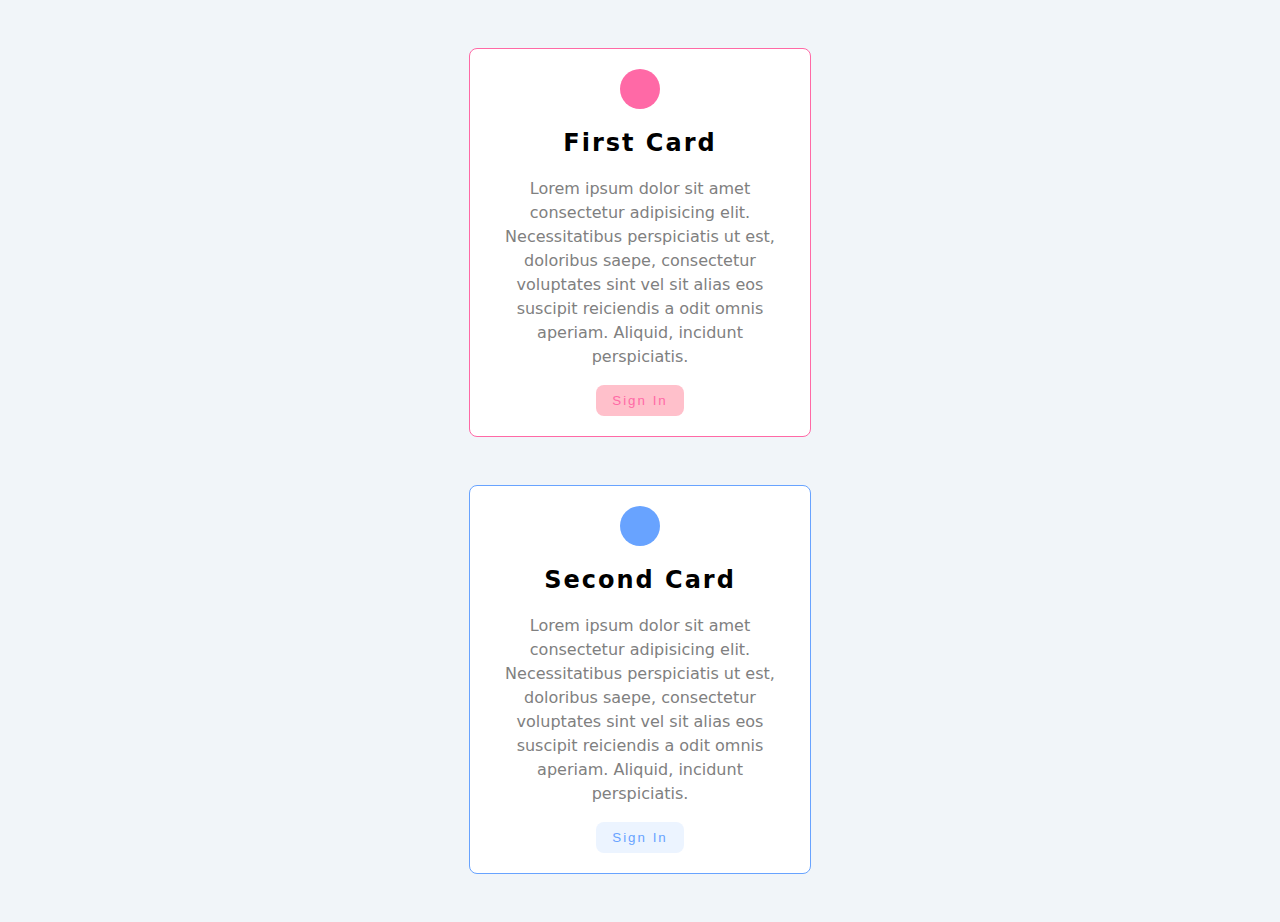
<file: CSS/index.html>
<!DOCTYPE html>
<html lang="en">
  <head>
    <meta charset="UTF-8" />
    <meta http-equiv="X-UA-Compatible" content="IE=edge" />
    <meta name="viewport" content="width=device-width, initial-scale=1.0" />
    <title>Box Model Project</title>
    <link rel="stylesheet" href="./style.css" />
  </head>
  <body>
    <div class="card card1">
      <div class="icon"></div>
      <h2 class="title">first card</h2>
      <p class="text">
        Lorem ipsum dolor sit amet consectetur adipisicing elit. Necessitatibus
        perspiciatis ut est, doloribus saepe, consectetur voluptates sint vel
        sit alias eos suscipit reiciendis a odit omnis aperiam. Aliquid,
        incidunt perspiciatis.
      </p>
      <button class="btn btn-pink">Sign in</button>
    </div>
    <div class="card card-2">
      <div class="icon"></div>
      <h2 class="title">second card</h2>
      <p class="text">
        Lorem ipsum dolor sit amet consectetur adipisicing elit. Necessitatibus
        perspiciatis ut est, doloribus saepe, consectetur voluptates sint vel
        sit alias eos suscipit reiciendis a odit omnis aperiam. Aliquid,
        incidunt perspiciatis.
      </p>
      <button class="btn btn-blue">Sign in</button>
    </div>
  </body>
</html>
</file>
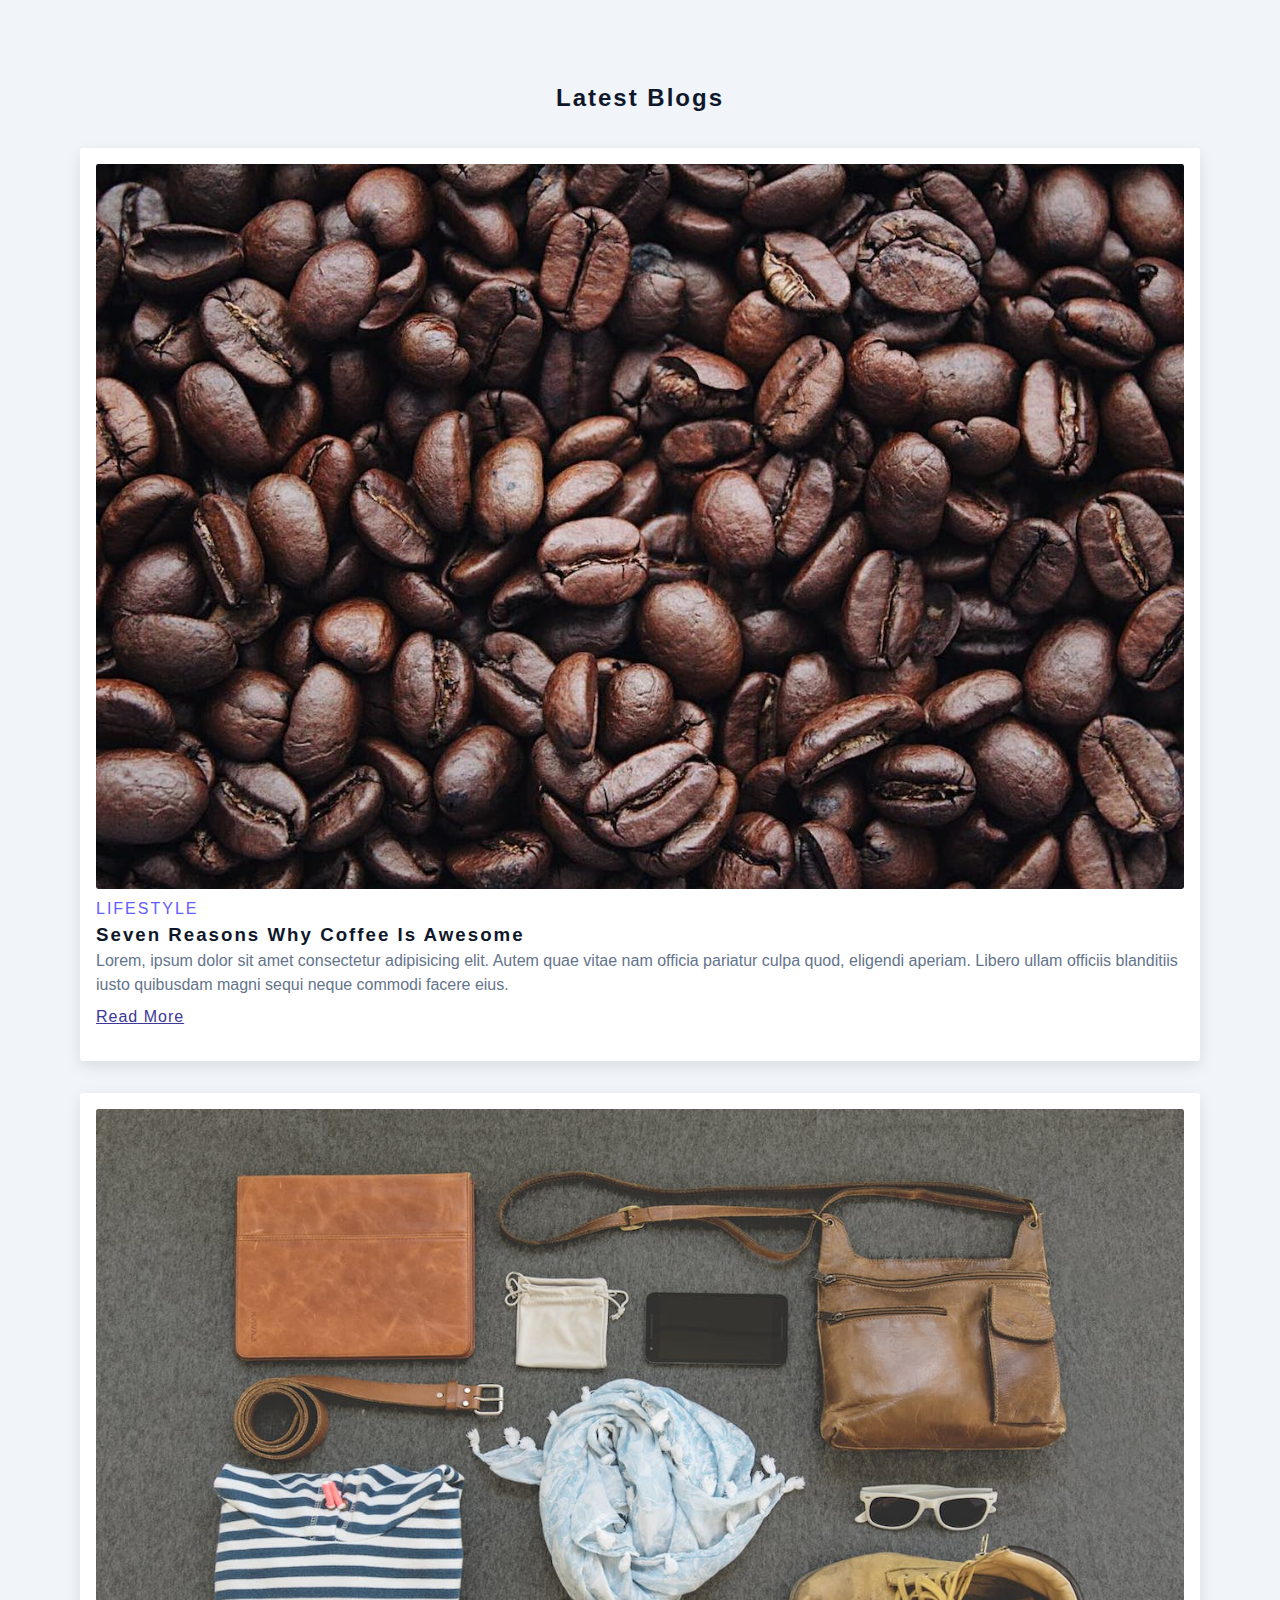
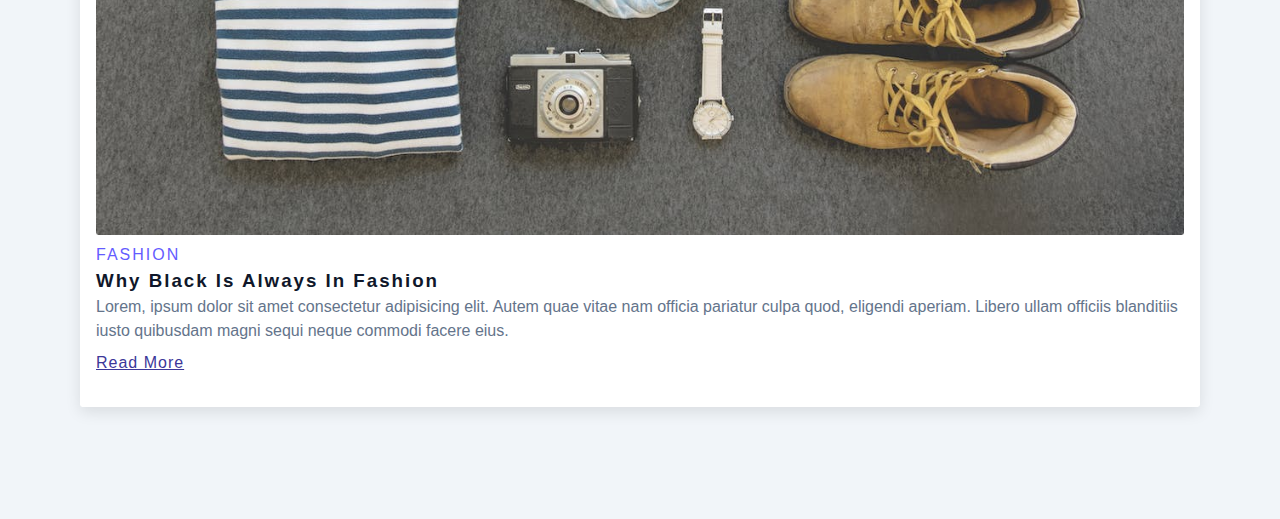
<file: CSS/10-CARD/index.html>
<!DOCTYPE html>
<html>
  <head>
    <meta charset="utf" />
    <meta http-equiv="X-UA-Compatible" contents="IE=edge" />
    <meta name="viewport" content="width=device-width,initial-sclae=1.0" />
    <title>Cards</title>
    <link rel="stylesheet" href="./main.css" />
    <link
      rel="stylesheet"
      href="https://cdnjs.cloudflare.com/ajax/libs/font-awesome/6.5.1/css/all.min.css"
      integrity="sha512-DTOQO9RWCH3ppGqcWaEA1BIZOC6xxalwEsw9c2QQeAIftl+Vegovlnee1c9QX4TctnWMn13TZye+giMm8e2LwA=="
      crossorigin="anonymous"
      referrerpolicy="no-referrer"
    />
  </head>
  <body>
    <section class="blogs">
      <div class="section-title">
        <h2>latest blogs</h2>
      </div>
      <div class="blog-center">
        <article class="blog">
          <img src="./coffee.jpg" alt="coffee img" class="blog-img img" />
          <div class="blog-content">
            <span>Lifestyle<i class="fa-brands fa-reddit-alien"></i></span>
            <h3>seven reasons why coffee is awesome</h3>
            <p>
              Lorem, ipsum dolor sit amet consectetur adipisicing elit. Autem
              quae vitae nam officia pariatur culpa quod, eligendi aperiam.
              Libero ullam officiis blanditiis iusto quibusdam magni sequi neque
              commodi facere eius.
            </p>
            <a href="#">read more</a>
          </div>
        </article>
        <article class="blog">
          <img src="./fashion.jpg" alt="tshirt img" class="blog-img img" />
          <div class="blog-content">
            <span>Fashion<i class="fa-solid fa-shirt"></i></span>
            <h3>why black is always in fashion</h3>
            <p>
              Lorem, ipsum dolor sit amet consectetur adipisicing elit. Autem
              quae vitae nam officia pariatur culpa quod, eligendi aperiam.
              Libero ullam officiis blanditiis iusto quibusdam magni sequi neque
              commodi facere eius.
            </p>
            <a href="#">read more</a>
          </div>
        </article>
      </div>
    </section>
  </body>
</html>
</file>
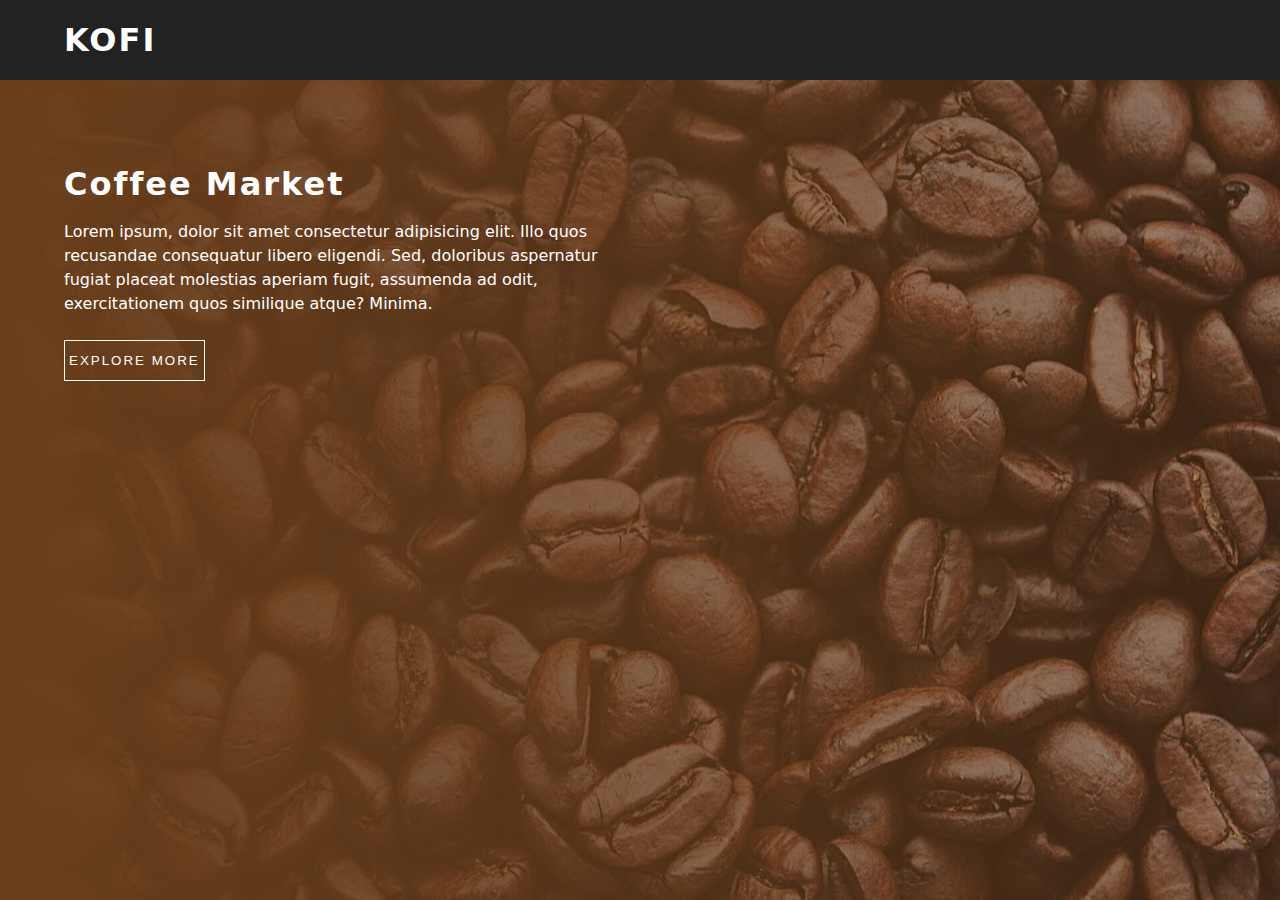
<file: CSS/linear gradient/index.html>
<!DOCTYPE html>
<html>
  <head>
    <meta charset="utf" />
    <meta http-equiv="X-UA-Compatible" contents="IE=edge" />
    <meta name="viewport" content="width=device-width,initial-sclae=1.0" />
    <title>linear gradient</title>
    <link rel="stylesheet" href="./style.css" />
  </head>
  <body>
    <div class="nav">
      <div class="nav-center">
        <span class="nav-title">kofi</span>
      </div>
    </div>
    <div class="hero">
      <div class="hero-center">
        <h1>coffee market</h1>
        <p>
          Lorem ipsum, dolor sit amet consectetur adipisicing elit. Illo quos
          recusandae consequatur libero eligendi. Sed, doloribus aspernatur
          fugiat placeat molestias aperiam fugit, assumenda ad odit,
          exercitationem quos similique atque? Minima.
        </p>
        <button class="hero-btn">explore more</button>
      </div>
    </div>
  </body>
</html>
</file>
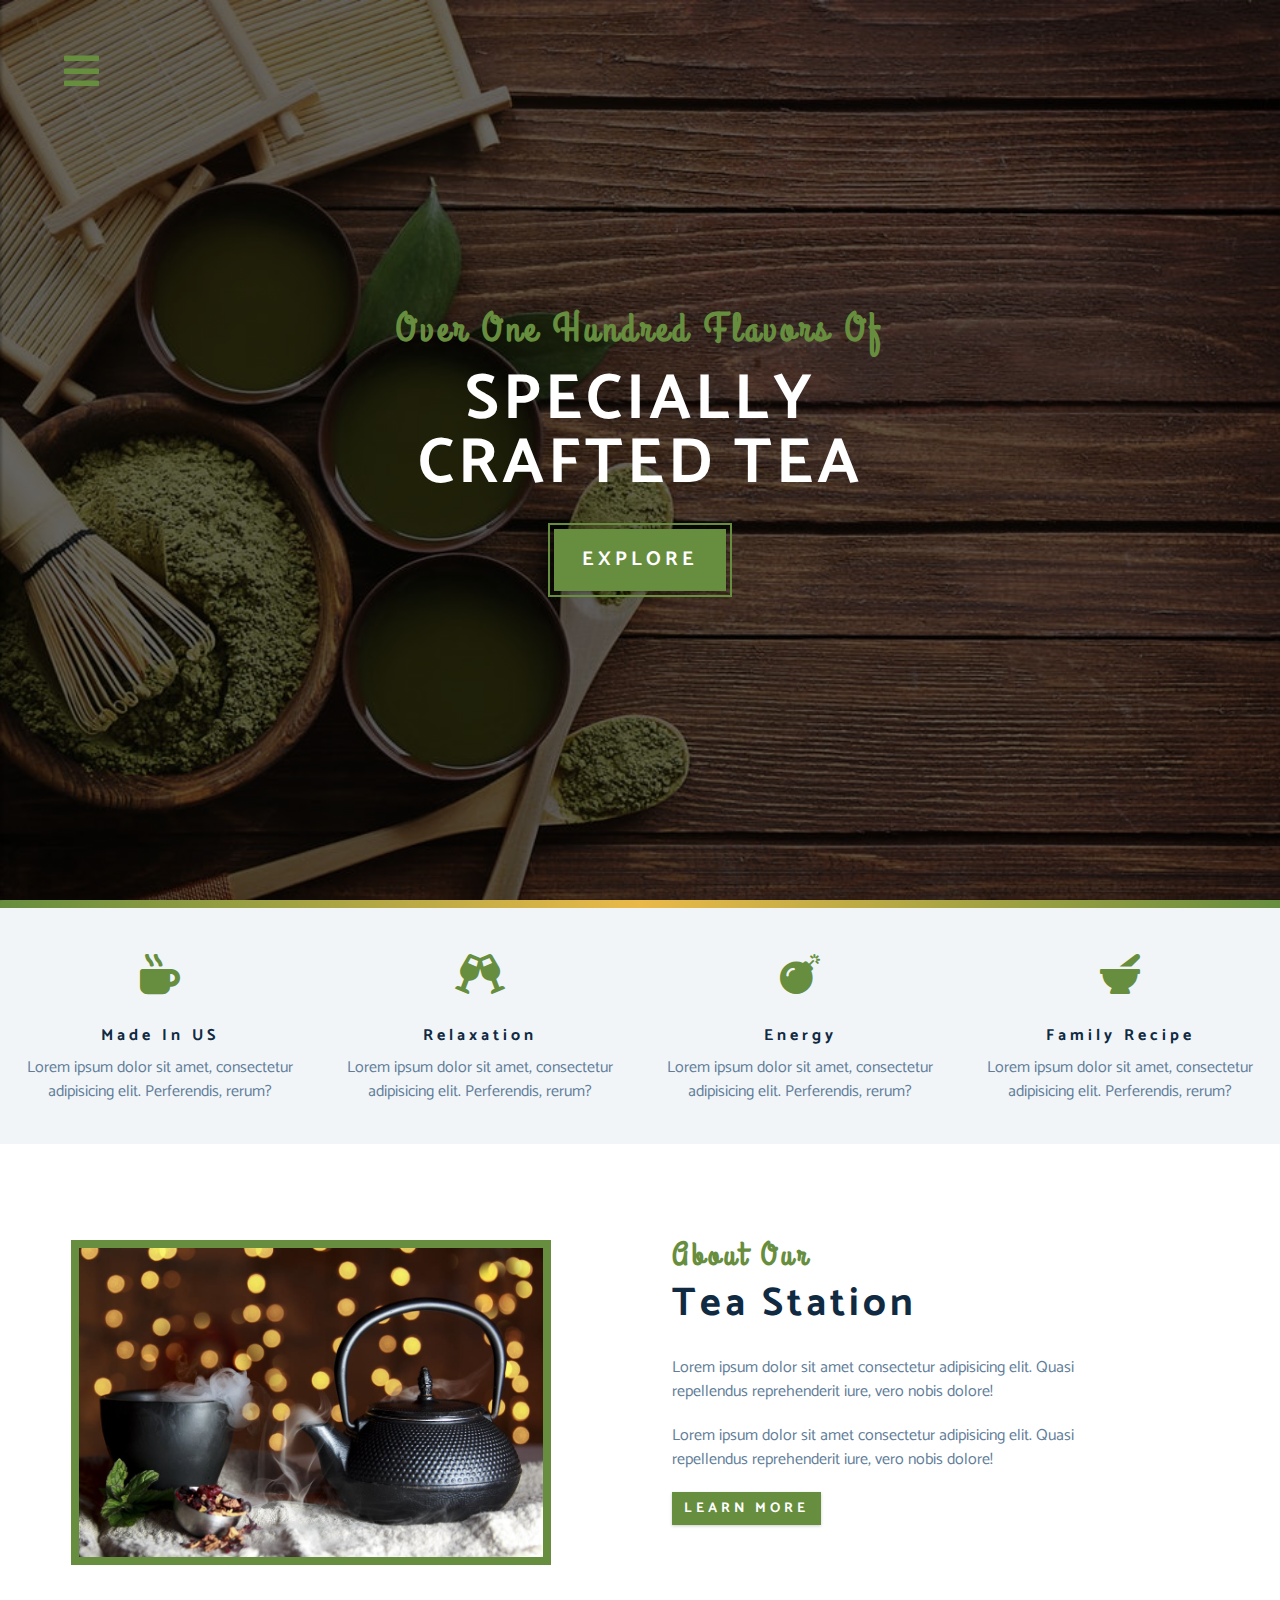
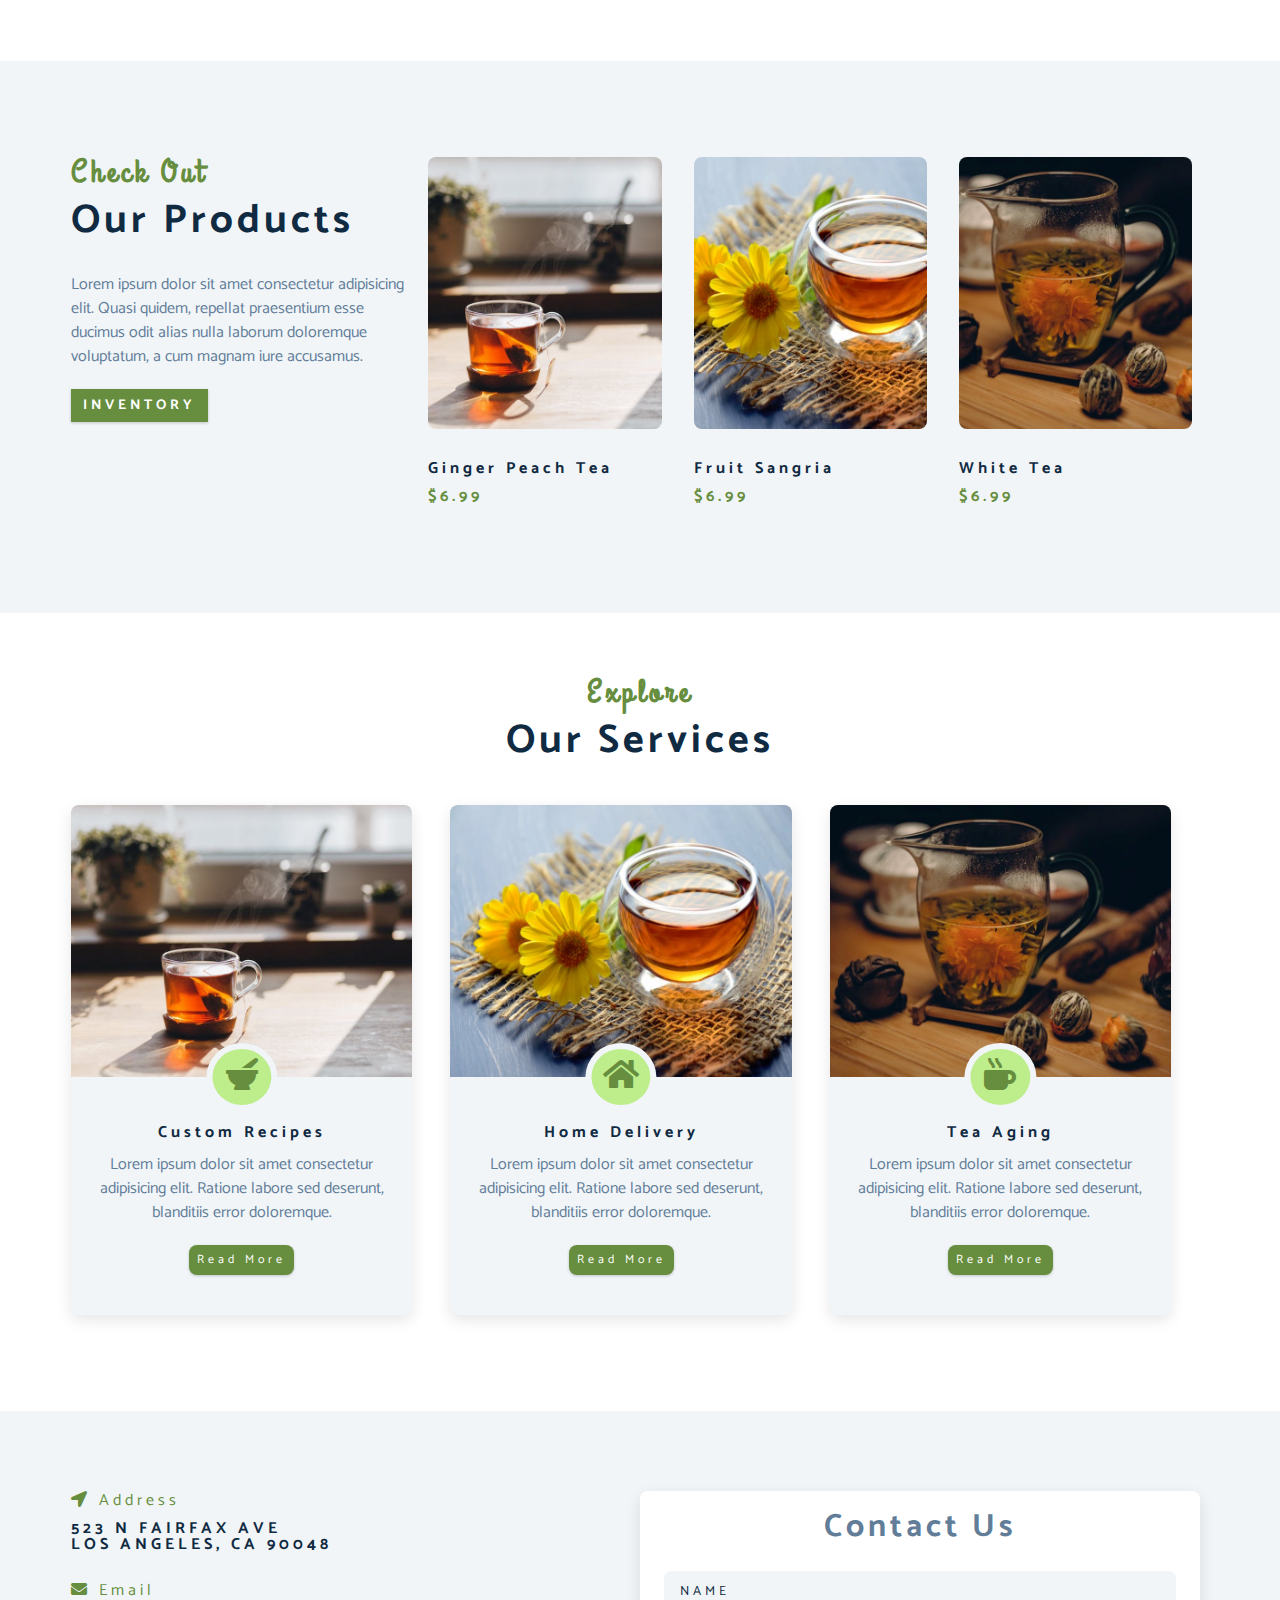
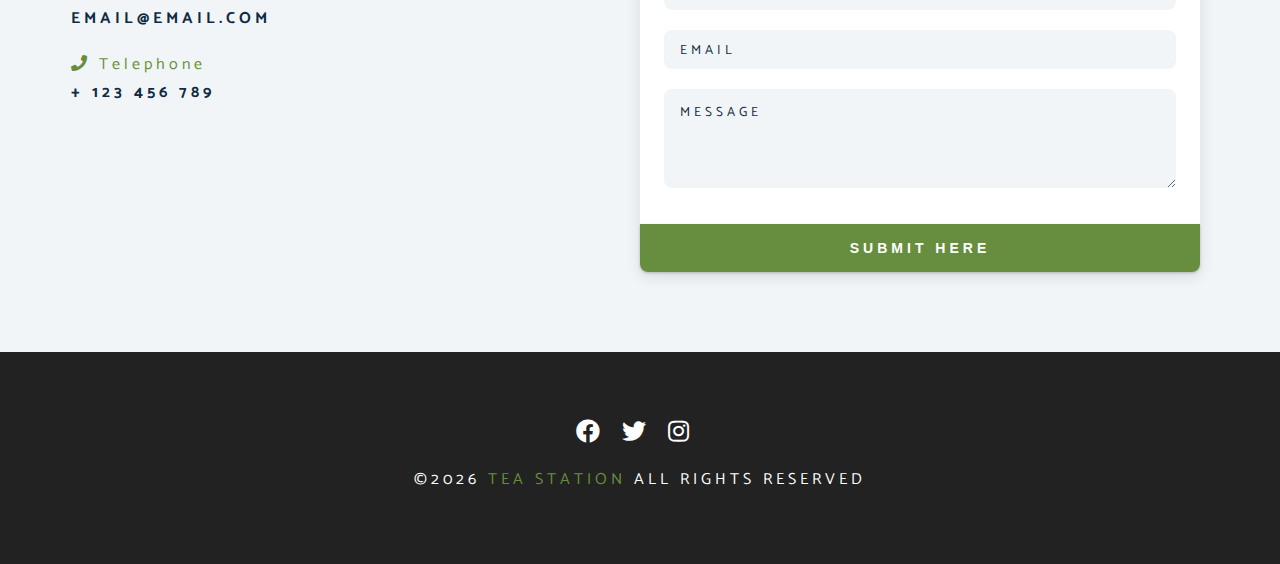
<file: CSS/tea-station/index.html>
<!DOCTYPE html>
<html lang="en">
  <head>
    <meta charset="UTF-8" />
    <meta name="viewport" content="width=device-width, initial-scale=1.0" />
    <meta http-equiv="X-UA-Compatible" content="ie=edge" />
    <title>Tea Station || Home</title>
    <!-- font-awesome -->
    <link
      rel="stylesheet"
      href="./fontawesome-free-5.12.1-web/css/all.min.css"
    />
    <!-- custom css -->
    <link rel="stylesheet" href="./css/styles.css" />
  </head>
  <body>
    <!-- navbar -->
    <!-- nav button -->
    <span class="nav-btn" id="nav-btn">
      <i class="fas fa-bars"></i>
    </span>
    <nav class="navbar" id="navbar">
      <div class="navbar-header">
        <span class="nav-close" id="nav-close">
          <i class="fas fa-times"></i>
        </span>
      </div>
      <ul class="nav-items">
        <li><a href="index.html" class="nav-link">home</a></li>
        <li><a href="skills.html" class="nav-link">skills</a></li>
        <li><a href="about.html" class="nav-link">about</a></li>
        <li><a href="products.html" class="nav-link">products</a></li>
      </ul>
    </nav>
    <!-- header  -->
    <header class="header">
      <div class="banner">
        <h2>Over one hundred flavors of</h2>
        <h1>
          specially <br />
          crafted tea
        </h1>
        <a href="skills.html" class="btn banner-btn">
          explore
        </a>
      </div>
    </header>
    <!-- end of header  -->
    <div class="content-divider"></div>
    <!-- skills section -->
    <section class="skills clearfix">
      <!-- single skill -->
      <article class="skill">
        <span class="skill-icon">
          <i class="fas fa-mug-hot"></i>
        </span>
        <h4 class="skill-title">made in US</h4>
        <p class="skill-text">
          Lorem ipsum dolor sit amet, consectetur adipisicing elit. Perferendis,
          rerum?
        </p>
      </article>
      <!-- end of single skill -->
      <!-- single skill -->
      <article class="skill">
        <span class="skill-icon">
          <i class="fas fa-glass-cheers"></i>
        </span>
        <h4 class="skill-title">relaxation</h4>
        <p class="skill-text">
          Lorem ipsum dolor sit amet, consectetur adipisicing elit. Perferendis,
          rerum?
        </p>
      </article>
      <!-- end of single skill -->
      <!-- single skill -->
      <article class="skill">
        <span class="skill-icon">
          <i class="fas fa-bomb"></i>
        </span>
        <h4 class="skill-title">energy</h4>
        <p class="skill-text">
          Lorem ipsum dolor sit amet, consectetur adipisicing elit. Perferendis,
          rerum?
        </p>
      </article>
      <!-- end of single skill -->
      <!-- single skill -->
      <article class="skill">
        <span class="skill-icon">
          <i class="fas fa-mortar-pestle"></i>
        </span>
        <h4 class="skill-title">family recipe</h4>
        <p class="skill-text">
          Lorem ipsum dolor sit amet, consectetur adipisicing elit. Perferendis,
          rerum?
        </p>
      </article>
      <!-- end of single skill -->
    </section>
    <!-- end of skills section -->
    <!-- about -->
    <section>
      <div class="section-center clearfix">
        <!-- about-img -->
        <article class="about-img">
          <div class="about-picture-container">
            <img
              src="./images/about-bcg.jpeg"
              alt="tea kettle"
              class="about-picture"
            />
          </div>
        </article>
        <!-- about-info -->
        <article class="about-info">
          <!-- section title -->
          <div class="section-title">
            <h3>about our</h3>
            <h2>tea station</h2>
          </div>
          <!-- end of section title -->
          <p class="about-text">
            Lorem ipsum dolor sit amet consectetur adipisicing elit. Quasi
            repellendus reprehenderit iure, vero nobis dolore!
          </p>
          <p class="about-text">
            Lorem ipsum dolor sit amet consectetur adipisicing elit. Quasi
            repellendus reprehenderit iure, vero nobis dolore!
          </p>
          <a href="about.html" class="btn">learn more</a>
        </article>
      </div>
    </section>
    <!-- end of about -->
    <!-- products -->
    <section class="products">
      <div class="section-center clearfix">
        <!-- products info -->
        <article class="products-info">
          <!-- section title -->
          <div class="section-title">
            <h3>check out</h3>
            <h2>our products</h2>
          </div>
          <!-- end of section title -->
          <p class="product-text">
            Lorem ipsum dolor sit amet consectetur adipisicing elit. Quasi
            quidem, repellat praesentium esse ducimus odit alias nulla laborum
            doloremque voluptatum, a cum magnam iure accusamus.
          </p>
          <a href="products.html" class="btn">inventory</a>
        </article>
        <!-- products inventory -->
        <article class="products-inventory clearfix">
          <!-- single product -->
          <div class="product">
            <img
              src="./images/product-1.jpeg"
              alt="single product"
              class="product-img"
            />
            <h4 class="product-title">ginger peach tea</h4>
            <h4 class="product-price">$6.99</h4>
          </div>
          <!-- end of single product -->
          <!-- single product -->
          <div class="product">
            <img
              src="./images/product-2.jpeg"
              alt="single product"
              class="product-img"
            />
            <h4 class="product-title">fruit sangria</h4>
            <h4 class="product-price">$6.99</h4>
          </div>
          <!-- end of single product -->
          <!-- single product -->
          <div class="product">
            <img
              src="./images/product-3.jpeg"
              alt="single product"
              class="product-img"
            />
            <h4 class="product-title">white tea</h4>
            <h4 class="product-price">$6.99</h4>
          </div>
          <!-- end of single product -->
        </article>
      </div>
    </section>
    <!-- end of products -->
    <!-- services -->
    <section class="services">
      <!-- section title -->
      <div class="section-title services-title">
        <h3>explore</h3>
        <h2>our services</h2>
      </div>
      <!-- end of section title -->
      <div class="section-center clearfix">
        <!-- single card -->
        <article class="service-card">
          <!-- img container -->
          <div class="service-img-container">
            <!-- img -->
            <img
              src="./images/product-1.jpeg"
              class="service-img"
              alt="single service"
            />
            <!-- service icon -->
            <span class="service-icon">
              <i class="fas fa-mortar-pestle fa-fw"></i>
            </span>
          </div>
          <!-- service info -->
          <div class="service-info">
            <h4>custom recipes</h4>
            <p>
              Lorem ipsum dolor sit amet consectetur adipisicing elit. Ratione
              labore sed deserunt, blanditiis error doloremque.
            </p>
            <a href="products.html" class="btn service-btn">read more</a>
          </div>
        </article>
        <!--end of  single card -->
        <!-- single card -->
        <article class="service-card">
          <!-- img container -->
          <div class="service-img-container">
            <!-- img -->
            <img
              src="./images/product-2.jpeg"
              class="service-img"
              alt="single service"
            />
            <!-- service icon -->
            <span class="service-icon">
              <i class="fas fa-home fa-fw"></i>
            </span>
          </div>
          <!-- service info -->
          <div class="service-info">
            <h4>home delivery</h4>
            <p>
              Lorem ipsum dolor sit amet consectetur adipisicing elit. Ratione
              labore sed deserunt, blanditiis error doloremque.
            </p>
            <a href="products.html" class="btn service-btn">read more</a>
          </div>
        </article>
        <!--end of  single card -->
        <!-- single card -->
        <article class="service-card">
          <!-- img container -->
          <div class="service-img-container">
            <!-- img -->
            <img
              src="./images/product-3.jpeg"
              class="service-img"
              alt="single service"
            />
            <!-- service icon -->
            <span class="service-icon">
              <i class="fas fa-mug-hot fa-fw"></i>
            </span>
          </div>
          <!-- service info -->
          <div class="service-info">
            <h4>tea aging</h4>
            <p>
              Lorem ipsum dolor sit amet consectetur adipisicing elit. Ratione
              labore sed deserunt, blanditiis error doloremque.
            </p>
            <a href="products.html" class="btn service-btn">read more</a>
          </div>
        </article>
        <!--end of  single card -->
      </div>
    </section>
    <!-- end of services -->
    <!-- contact -->
    <section class="contact">
      <div class="section-center clearfix">
        <!-- contact info -->
        <article class="contact-info">
          <!-- contact item -->
          <div class="contact-item">
            <h4 class="contact-title">
              <span class="contact-icon">
                <i class="fas fa-location-arrow"></i>
              </span>
              address
            </h4>
            <h4 class="contact-text">
              523 N Fairfax Ave <br />
              Los Angeles, CA 90048
            </h4>
          </div>
          <!-- end of contact item -->
          <!-- contact item -->
          <div class="contact-item">
            <h4 class="contact-title">
              <span class="contact-icon">
                <i class="fas fa-envelope"></i>
              </span>
              email
            </h4>
            <h4 class="contact-text">
              email@email.com
            </h4>
          </div>
          <!-- end of contact item -->
          <!-- contact item -->
          <div class="contact-item">
            <h4 class="contact-title">
              <span class="contact-icon">
                <i class="fas fa-phone"></i>
              </span>
              telephone
            </h4>
            <h4 class="contact-text">
              + 123 456 789
            </h4>
          </div>
          <!-- end of contact item -->
        </article>
        <!-- contact form -->
        <article class="contact-form">
          <h3>contact us</h3>
          <form>
            <div class="form-group">
              <!-- inputs -->
              <input
                type="text"
                placeholder="name"
                class="form-control"
                name="name"
              />
              <input
                type="email"
                placeholder="email"
                class="form-control"
                name="email"
              />
              <textarea
                name="message"
                placeholder="message"
                class="form-control"
                rows="5"
              ></textarea>
            </div>
            <!-- button -->
            <button type="submit" class="submit-btn btn">submit here</button>
          </form>
        </article>
      </div>
    </section>
    <!-- end of contact -->
    <!-- footer -->
    <footer class="footer">
      <div class="section-center">
        <div class="social-icons">
          <!-- social icon -->
          <a href="#" class="social-icon">
            <i class="fab fa-facebook"></i>
          </a>
          <!-- end of social icon -->
          <!-- social icon -->
          <a href="#" class="social-icon">
            <i class="fab fa-twitter"></i>
          </a>
          <!-- end of social icon -->
          <!-- social icon -->
          <a href="#" class="social-icon">
            <i class="fab fa-instagram"></i>
          </a>
          <!-- end of social icon -->
        </div>
        <h4 class="footer-text">
          &copy;<span id="date"></span>
          <span class="company">tea station</span>
          all rights reserved
        </h4>
      </div>
    </footer>
    <script src="app.js"></script>
  </body>
</html>
</file>
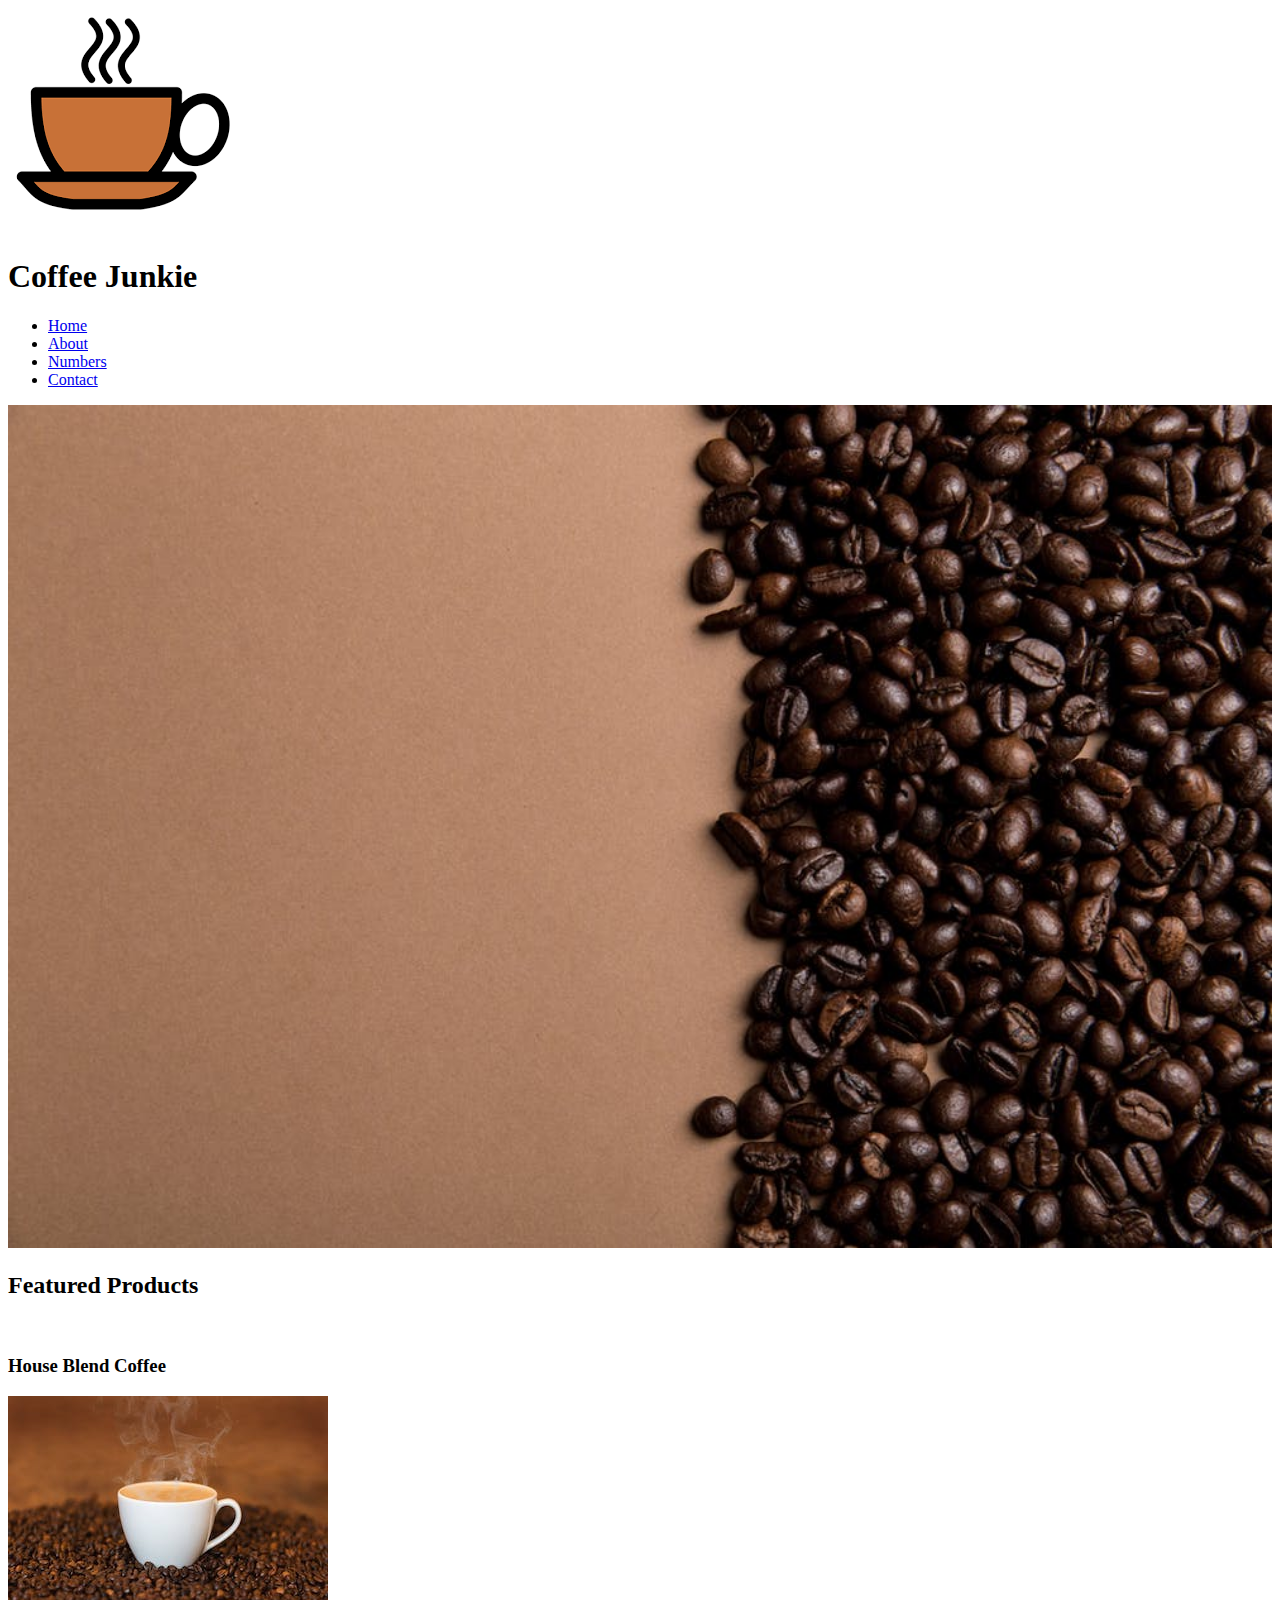
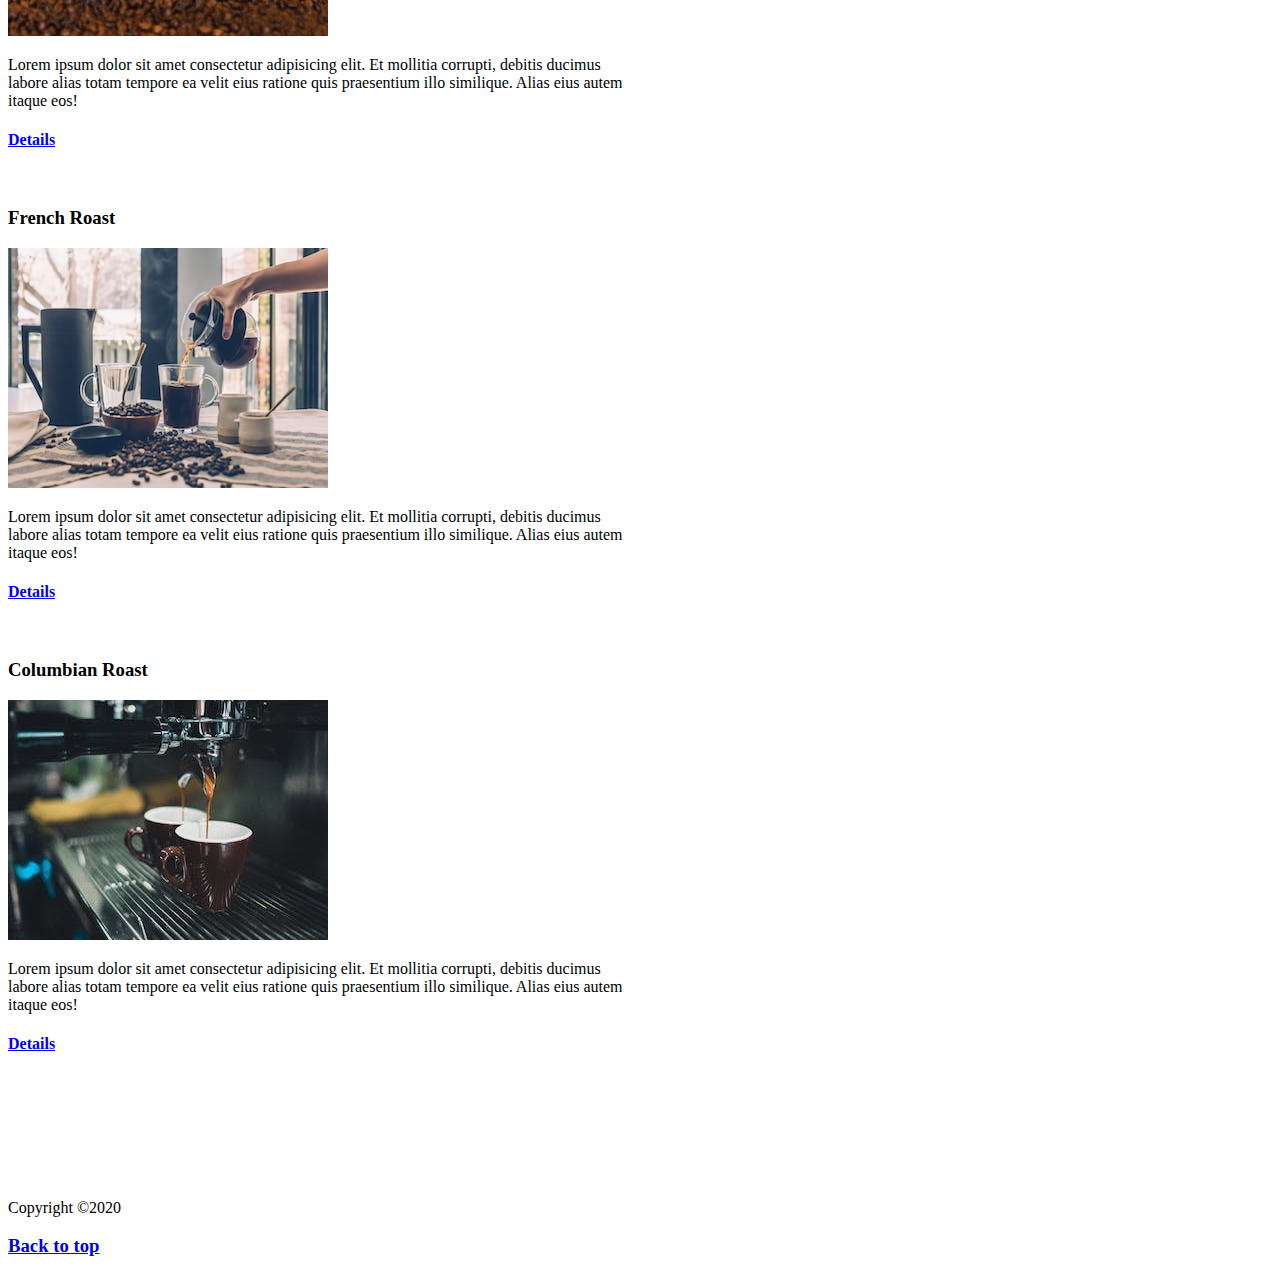
<file: HTML Projects/Coffee/index.html>
<!DOCTYPE html>
<html lang="en">
  <head>
    <meta charset="UTF-8" />
    <meta http-equiv="X-UA-Compatible" content="IE=edge" />
    <meta name="viewport" content="width=device-width, initial-scale=1.0" />
    <title>Coffee Junkie Recording</title>
  </head>
  <body>
    <img src="./images/logo.png" id="logo" alt="coffee logo" />
    <h1>Coffee Junkie</h1>
    <ul>
      <li><a href="index.html">Home</a></li>
      <li><a href="about.html">About</a></li>
      <li><a href="numbers.html">Numbers</a></li>
      <li><a href="contact.html">Contact</a></li>
    </ul>
    <img src="./images/background.jpeg" alt="image" width="100%" />
    <br />
    <h2>Featured Products</h2>
    <br />
    <h3>House Blend Coffee</h3>
    <img src="./images/house-blend.jpeg" alt="image" />
    <p style="width: 50%">
      Lorem ipsum dolor sit amet consectetur adipisicing elit. Et mollitia
      corrupti, debitis ducimus labore alias totam tempore ea velit eius ratione
      quis praesentium illo similique. Alias eius autem itaque eos!
    </p>
    <h4>
      <a href="https://en.wikipedia.org/wiki/Coffee" target="_blank">Details</a>
    </h4>
    <br />
    <h3>French Roast</h3>
    <img src="./images/french-roast.jpeg" alt="image" />
    <p style="width: 50%">
      Lorem ipsum dolor sit amet consectetur adipisicing elit. Et mollitia
      corrupti, debitis ducimus labore alias totam tempore ea velit eius ratione
      quis praesentium illo similique. Alias eius autem itaque eos!
    </p>
    <h4>
      <a href="https://en.wikipedia.org/wiki/Coffee" target="_blank">Details</a>
    </h4>
    <br />
    <h3>Columbian Roast</h3>
    <img src="./images/columbian-roast.jpeg" alt="image" />
    <p style="width: 50%">
      Lorem ipsum dolor sit amet consectetur adipisicing elit. Et mollitia
      corrupti, debitis ducimus labore alias totam tempore ea velit eius ratione
      quis praesentium illo similique. Alias eius autem itaque eos!
    </p>
    <h4>
      <a href="https://en.wikipedia.org/wiki/Coffee" target="_blank">Details</a>
    </h4>
    <br />
    <br />
    <br />
    <br />
    <br />
    <br />
    <p>Copyright &copy;2020</p>
    <h3><a href="#logo">Back to top</a></h3>
  </body>
</html>
</file>
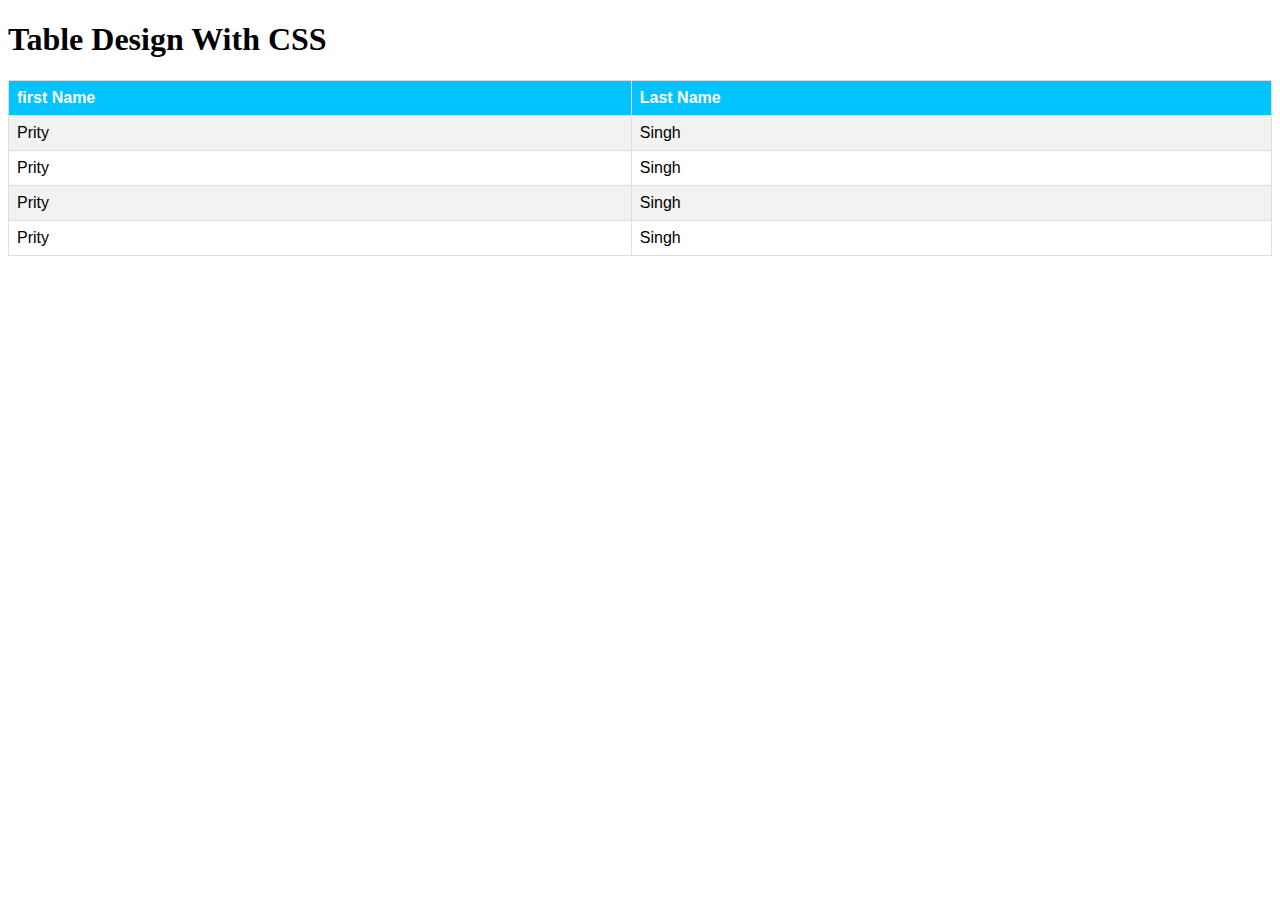
<file: HTML Projects/table.html>
<!DOCTYPE html>
<html>
  <head>
    <title>table</title>
    <style>
      table {
        border-collapse: collapse;
        text-align: left;
        width: 100%;
        font-family: Arial, Helvetica, sans-serif;
      }
      th {
        background-color: #00c3ff;
        padding-top: 12px;
        padding-bottom: 12px;
        color: white;
      }
      th,
      td {
        border: 1px solid #ddd;
        padding: 8px;
      }
      tr:nth-child(even) {
        background-color: #f2f2f2;
      }
      tr:hover {
        background-color: #ddd;
      }
    </style>
  </head>
  <body>
    <h1>Table Design With CSS</h1>
    <table>
      <tr>
        <th>first Name</th>
        <th>Last Name</th>
      </tr>
      <tr>
        <td>Prity</td>
        <td>Singh</td>
      </tr>
      <tr>
        <td>Prity</td>
        <td>Singh</td>
      </tr>
      <tr>
        <td>Prity</td>
        <td>Singh</td>
      </tr>
      <tr>
        <td>Prity</td>
        <td>Singh</td>
      </tr>
    </table>
  </body>
</html>
</file>
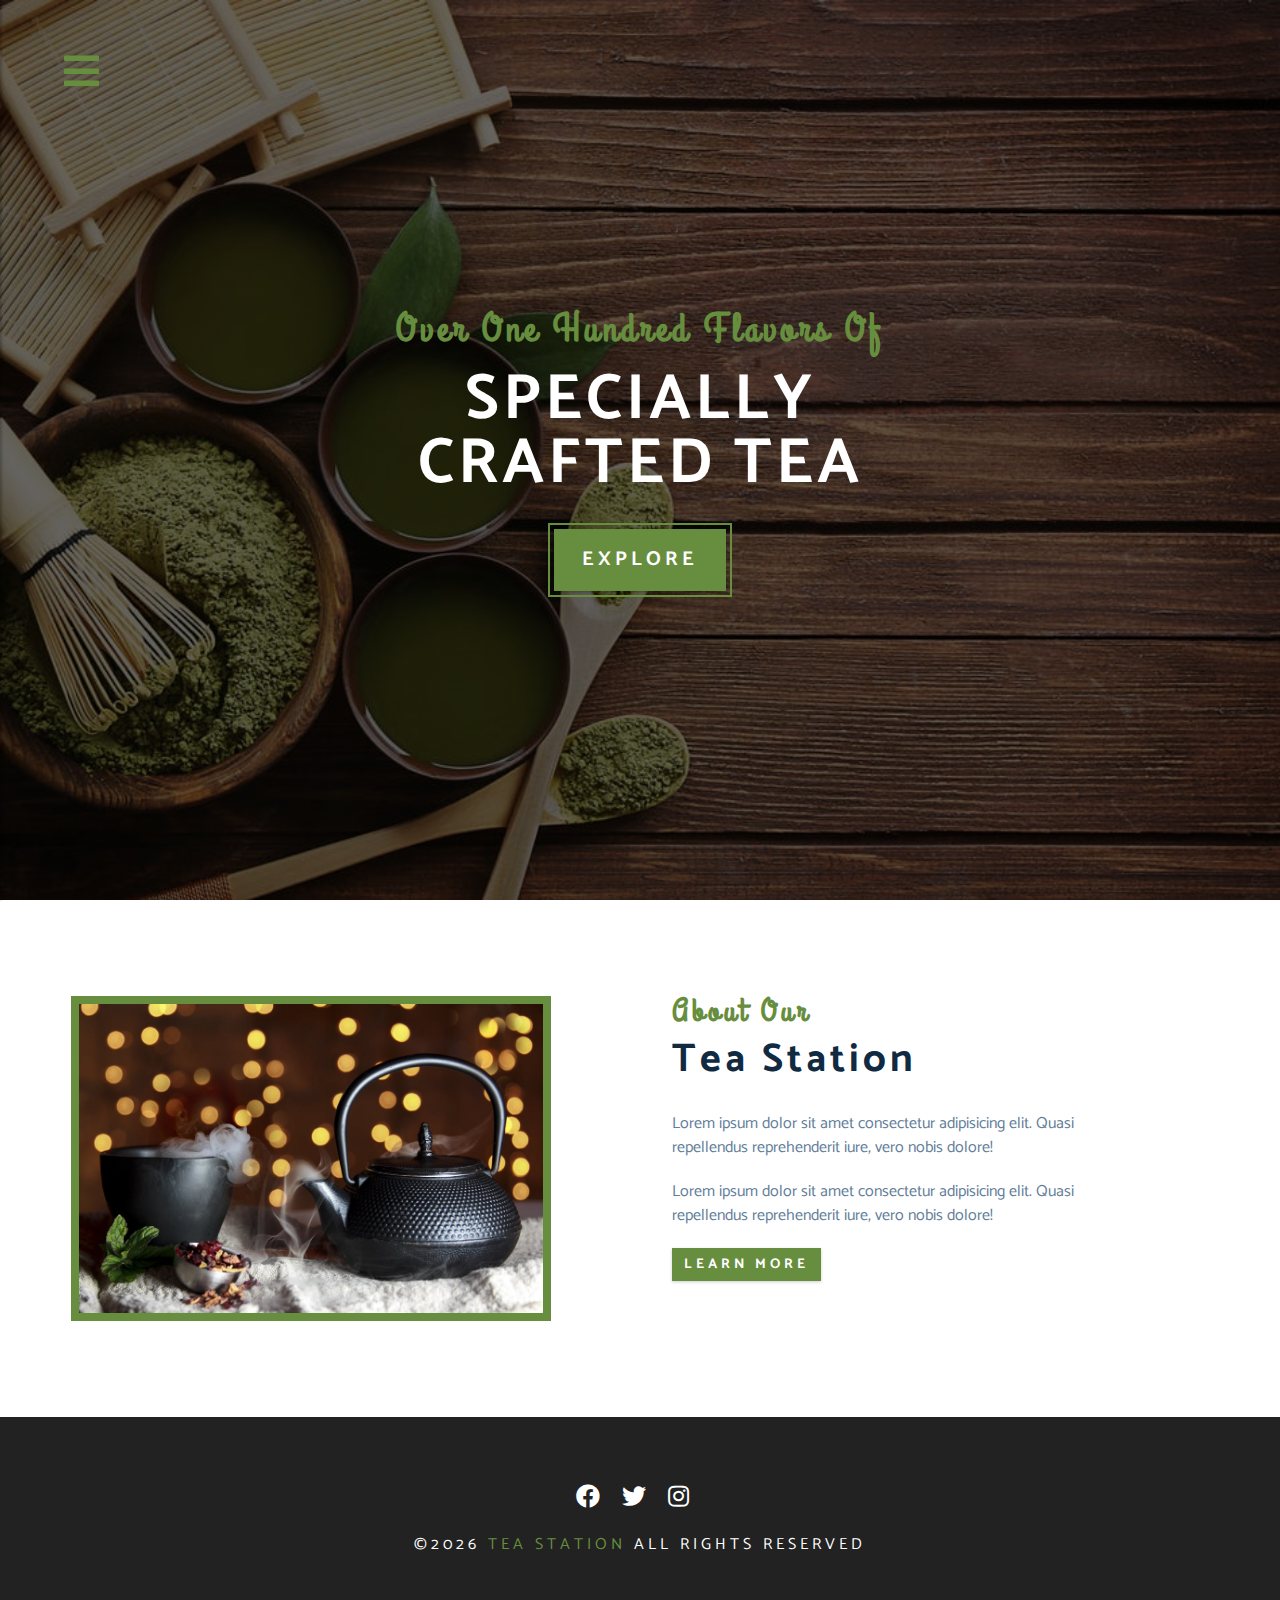
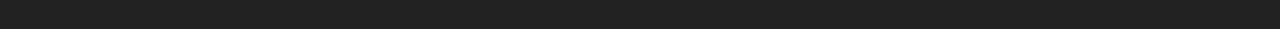
<file: CSS/tea-station/about.html>
<!DOCTYPE html>
<html lang="en">
  <head>
    <meta charset="UTF-8" />
    <meta name="viewport" content="width=device-width, initial-scale=1.0" />
    <meta http-equiv="X-UA-Compatible" content="ie=edge" />
    <title>Tea Station || About</title>
    <!-- font-awesome -->
    <link
      rel="stylesheet"
      href="./fontawesome-free-5.12.1-web/css/all.min.css"
    />
    <!-- custom css -->
    <link rel="stylesheet" href="./css/styles.css" />
  </head>

  <body>
    <!-- navbar -->
    <!-- nav button -->
    <span class="nav-btn" id="nav-btn">
      <i class="fas fa-bars"></i>
    </span>
    <nav class="navbar" id="navbar">
      <div class="navbar-header">
        <span class="nav-close" id="nav-close">
          <i class="fas fa-times"></i>
        </span>
      </div>
      <ul class="nav-items">
        <li><a href="index.html" class="nav-link">home</a></li>
        <li><a href="skills.html" class="nav-link">skills</a></li>
        <li><a href="about.html" class="nav-link">about</a></li>
        <li><a href="products.html" class="nav-link">products</a></li>
      </ul>
    </nav>
    <!-- header  -->
    <header class="header">
      <div class="banner">
        <h2>Over one hundred flavors of</h2>
        <h1>
          specially <br />
          crafted tea
        </h1>
        <a href="skills.html" class="btn banner-btn">
          explore
        </a>
      </div>
    </header>
    <!-- end of header  -->
    <!-- about -->
    <section>
      <div class="section-center clearfix">
        <!-- about-img -->
        <article class="about-img">
          <div class="about-picture-container">
            <img
              src="./images/about-bcg.jpeg"
              alt="tea kettle"
              class="about-picture"
            />
          </div>
        </article>
        <!-- about-info -->
        <article class="about-info">
          <!-- section title -->
          <div class="section-title">
            <h3>about our</h3>
            <h2>tea station</h2>
          </div>
          <!-- end of section title -->
          <p class="about-text">
            Lorem ipsum dolor sit amet consectetur adipisicing elit. Quasi
            repellendus reprehenderit iure, vero nobis dolore!
          </p>
          <p class="about-text">
            Lorem ipsum dolor sit amet consectetur adipisicing elit. Quasi
            repellendus reprehenderit iure, vero nobis dolore!
          </p>
          <a href="about.html" class="btn">learn more</a>
        </article>
      </div>
    </section>
    <!-- end of about -->
    <!-- footer -->
    <footer class="footer">
      <div class="section-center">
        <div class="social-icons">
          <!-- social icon -->
          <a href="#" class="social-icon">
            <i class="fab fa-facebook"></i>
          </a>
          <!-- end of social icon -->
          <!-- social icon -->
          <a href="#" class="social-icon">
            <i class="fab fa-twitter"></i>
          </a>
          <!-- end of social icon -->
          <!-- social icon -->
          <a href="#" class="social-icon">
            <i class="fab fa-instagram"></i>
          </a>
          <!-- end of social icon -->
        </div>
        <h4 class="footer-text">
          &copy;<span id="date"></span>
          <span class="company">tea station</span>
          all rights reserved
        </h4>
      </div>
    </footer>
    <script src="app.js"></script>
  </body>
</html>
</file>
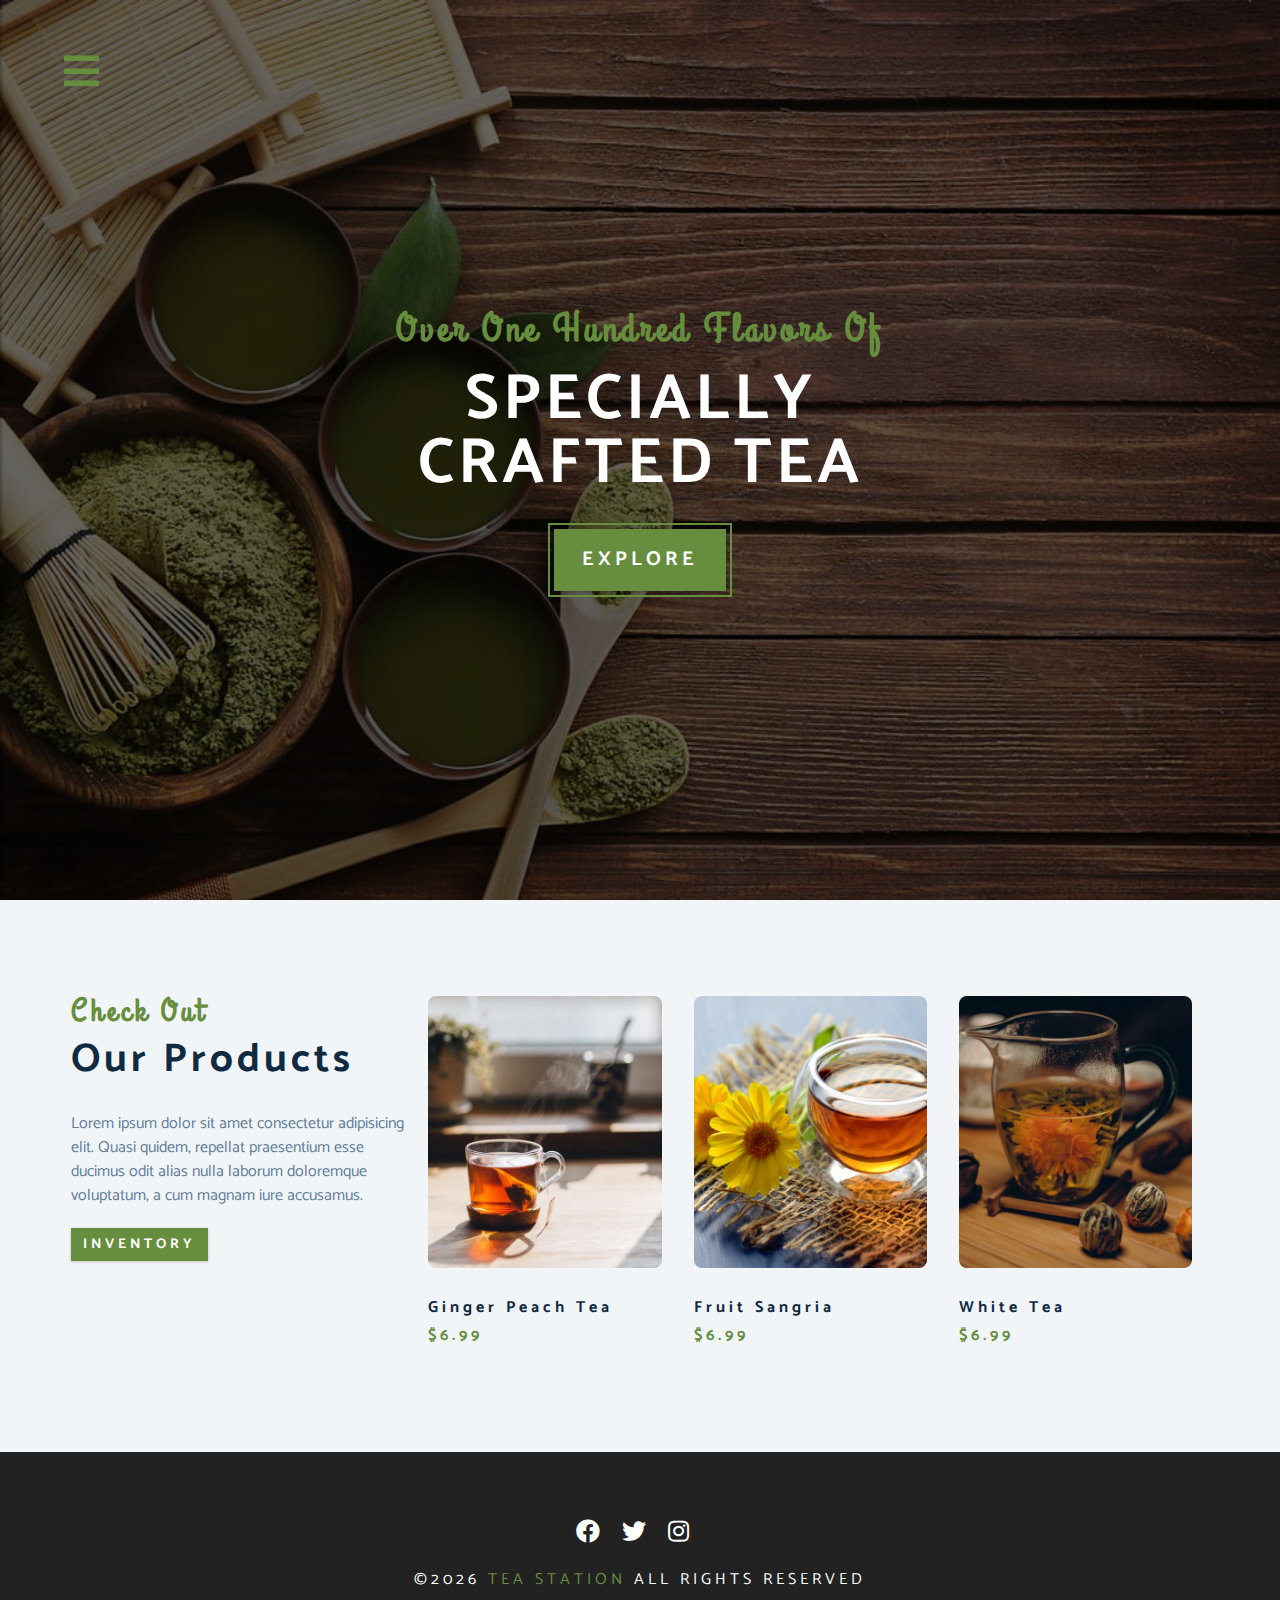
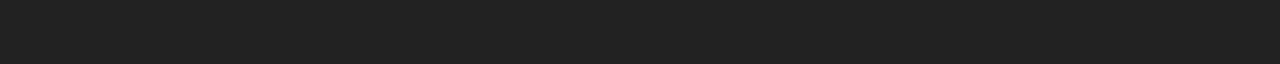
<file: CSS/tea-station/products.html>
<!DOCTYPE html>
<html lang="en">
  <head>
    <meta charset="UTF-8" />
    <meta name="viewport" content="width=device-width, initial-scale=1.0" />
    <meta http-equiv="X-UA-Compatible" content="ie=edge" />
    <title>Tea Station || Products</title>
    <!-- font-awesome -->
    <link
      rel="stylesheet"
      href="./fontawesome-free-5.12.1-web/css/all.min.css"
    />
    <!-- custom css -->
    <link rel="stylesheet" href="./css/styles.css" />
  </head>

  <body>
    <!-- navbar -->
    <!-- nav button -->
    <span class="nav-btn" id="nav-btn">
      <i class="fas fa-bars"></i>
    </span>
    <nav class="navbar" id="navbar">
      <div class="navbar-header">
        <span class="nav-close" id="nav-close">
          <i class="fas fa-times"></i>
        </span>
      </div>
      <ul class="nav-items">
        <li><a href="index.html" class="nav-link">home</a></li>
        <li><a href="skills.html" class="nav-link">skills</a></li>
        <li><a href="about.html" class="nav-link">about</a></li>
        <li><a href="products.html" class="nav-link">products</a></li>
      </ul>
    </nav>
    <!-- header  -->
    <header class="header">
      <div class="banner">
        <h2>Over one hundred flavors of</h2>
        <h1>
          specially <br />
          crafted tea
        </h1>
        <a href="skills.html" class="btn banner-btn">
          explore
        </a>
      </div>
    </header>
    <!-- end of header  -->
    <!-- products -->
    <section class="products">
      <div class="section-center clearfix">
        <!-- products info -->
        <article class="products-info">
          <!-- section title -->
          <div class="section-title">
            <h3>check out</h3>
            <h2>our products</h2>
          </div>
          <!-- end of section title -->
          <p class="product-text">
            Lorem ipsum dolor sit amet consectetur adipisicing elit. Quasi
            quidem, repellat praesentium esse ducimus odit alias nulla laborum
            doloremque voluptatum, a cum magnam iure accusamus.
          </p>
          <a href="products.html" class="btn">inventory</a>
        </article>
        <!-- products inventory -->
        <article class="products-inventory clearfix">
          <!-- single product -->
          <div class="product">
            <img
              src="./images/product-1.jpeg"
              alt="single product"
              class="product-img"
            />
            <h4 class="product-title">ginger peach tea</h4>
            <h4 class="product-price">$6.99</h4>
          </div>
          <!-- end of single product -->
          <!-- single product -->
          <div class="product">
            <img
              src="./images/product-2.jpeg"
              alt="single product"
              class="product-img"
            />
            <h4 class="product-title">fruit sangria</h4>
            <h4 class="product-price">$6.99</h4>
          </div>
          <!-- end of single product -->
          <!-- single product -->
          <div class="product">
            <img
              src="./images/product-3.jpeg"
              alt="single product"
              class="product-img"
            />
            <h4 class="product-title">white tea</h4>
            <h4 class="product-price">$6.99</h4>
          </div>
          <!-- end of single product -->
        </article>
      </div>
    </section>
    <!-- end of products -->

    <!-- footer -->
    <footer class="footer">
      <div class="section-center">
        <div class="social-icons">
          <!-- social icon -->
          <a href="#" class="social-icon">
            <i class="fab fa-facebook"></i>
          </a>
          <!-- end of social icon -->
          <!-- social icon -->
          <a href="#" class="social-icon">
            <i class="fab fa-twitter"></i>
          </a>
          <!-- end of social icon -->
          <!-- social icon -->
          <a href="#" class="social-icon">
            <i class="fab fa-instagram"></i>
          </a>
          <!-- end of social icon -->
        </div>
        <h4 class="footer-text">
          &copy;<span id="date"></span>
          <span class="company">tea station</span>
          all rights reserved
        </h4>
      </div>
    </footer>
    <script src="app.js"></script>
  </body>
</html>
</file>
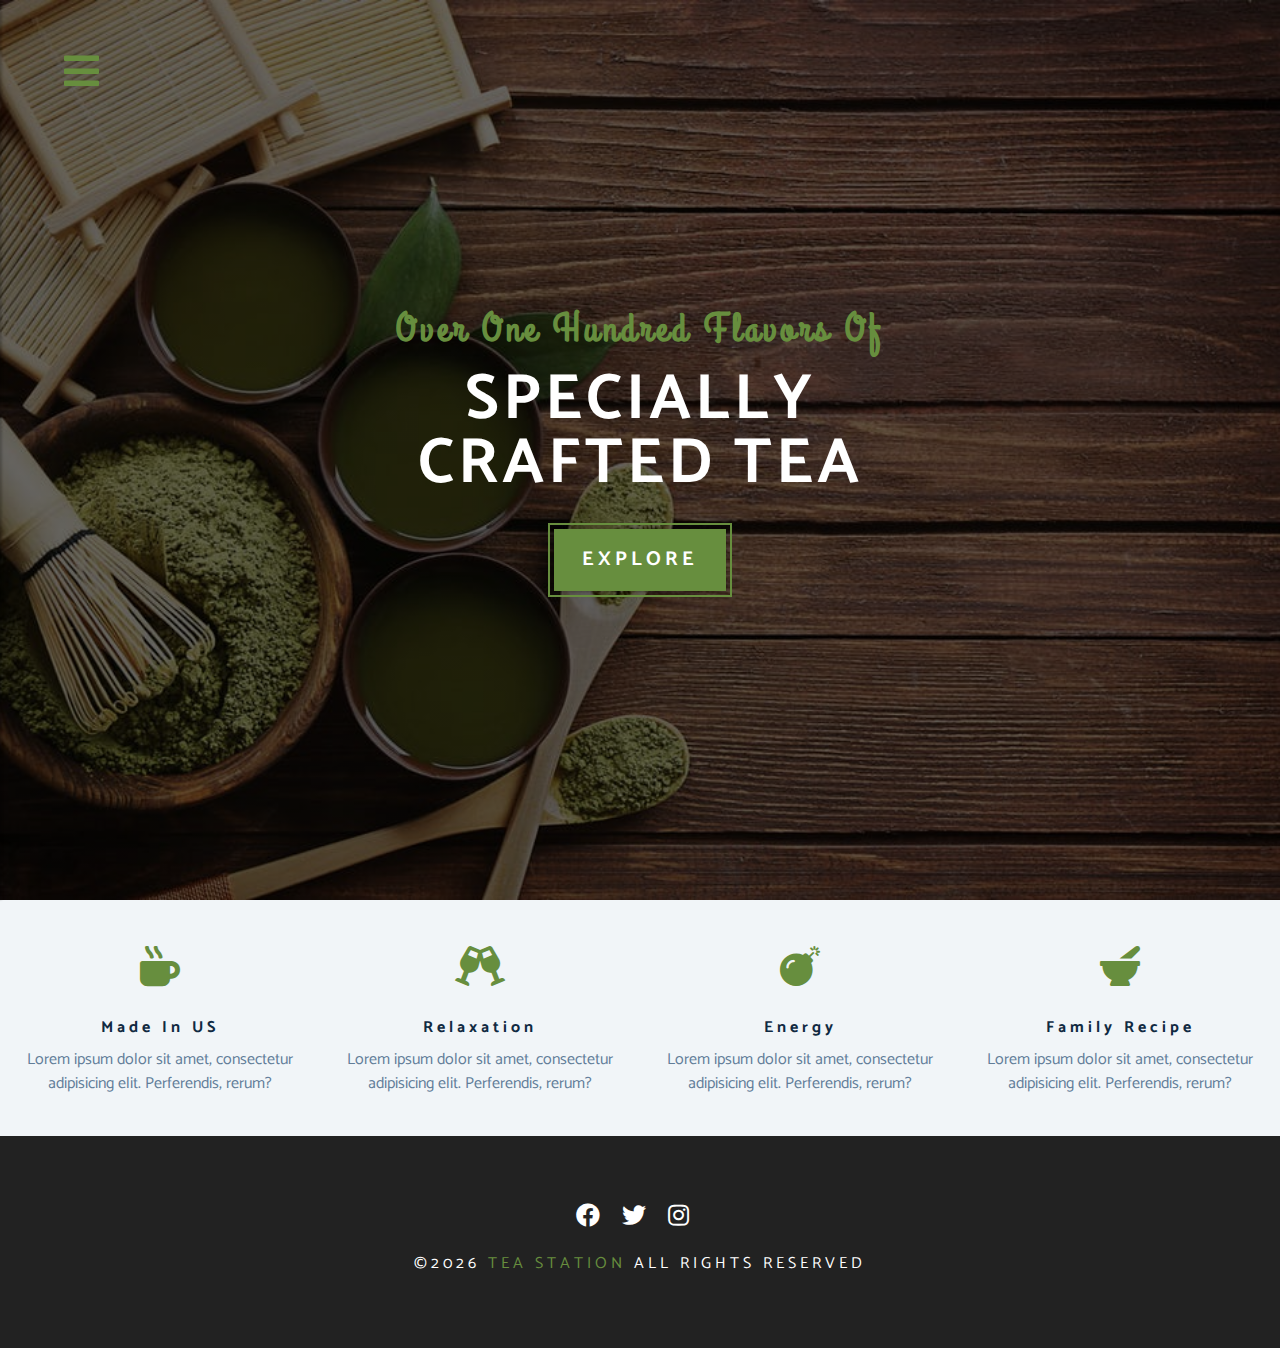
<file: CSS/tea-station/skills.html>
<!DOCTYPE html>
<html lang="en">
  <head>
    <meta charset="UTF-8" />
    <meta name="viewport" content="width=device-width, initial-scale=1.0" />
    <meta http-equiv="X-UA-Compatible" content="ie=edge" />
    <title>Tea Station || Skills</title>
    <!-- font-awesome -->
    <link
      rel="stylesheet"
      href="./fontawesome-free-5.12.1-web/css/all.min.css"
    />
    <!-- custom css -->
    <link rel="stylesheet" href="./css/styles.css" />
  </head>

  <body>
    <!-- navbar -->
    <!-- nav button -->
    <span class="nav-btn" id="nav-btn">
      <i class="fas fa-bars"></i>
    </span>
    <nav class="navbar" id="navbar">
      <div class="navbar-header">
        <span class="nav-close" id="nav-close">
          <i class="fas fa-times"></i>
        </span>
      </div>
      <ul class="nav-items">
        <li><a href="index.html" class="nav-link">home</a></li>
        <li><a href="skills.html" class="nav-link">skills</a></li>
        <li><a href="about.html" class="nav-link">about</a></li>
        <li><a href="products.html" class="nav-link">products</a></li>
      </ul>
    </nav>
    <!-- header  -->
    <header class="header">
      <div class="banner">
        <h2>Over one hundred flavors of</h2>
        <h1>
          specially <br />
          crafted tea
        </h1>
        <a href="skills.html" class="btn banner-btn">
          explore
        </a>
      </div>
    </header>
    <!-- end of header  -->
    <!-- skills section -->
    <section class="skills clearfix">
      <!-- single skill -->
      <article class="skill">
        <span class="skill-icon">
          <i class="fas fa-mug-hot"></i>
        </span>
        <h4 class="skill-title">made in US</h4>
        <p class="skill-text">
          Lorem ipsum dolor sit amet, consectetur adipisicing elit. Perferendis,
          rerum?
        </p>
      </article>
      <!-- end of single skill -->
      <!-- single skill -->
      <article class="skill">
        <span class="skill-icon">
          <i class="fas fa-glass-cheers"></i>
        </span>
        <h4 class="skill-title">relaxation</h4>
        <p class="skill-text">
          Lorem ipsum dolor sit amet, consectetur adipisicing elit. Perferendis,
          rerum?
        </p>
      </article>
      <!-- end of single skill -->
      <!-- single skill -->
      <article class="skill">
        <span class="skill-icon">
          <i class="fas fa-bomb"></i>
        </span>
        <h4 class="skill-title">energy</h4>
        <p class="skill-text">
          Lorem ipsum dolor sit amet, consectetur adipisicing elit. Perferendis,
          rerum?
        </p>
      </article>
      <!-- end of single skill -->
      <!-- single skill -->
      <article class="skill">
        <span class="skill-icon">
          <i class="fas fa-mortar-pestle"></i>
        </span>
        <h4 class="skill-title">family recipe</h4>
        <p class="skill-text">
          Lorem ipsum dolor sit amet, consectetur adipisicing elit. Perferendis,
          rerum?
        </p>
      </article>
      <!-- end of single skill -->
    </section>
    <!-- end of skills section -->
    <!-- footer -->
    <footer class="footer">
      <div class="section-center">
        <div class="social-icons">
          <!-- social icon -->
          <a href="#" class="social-icon">
            <i class="fab fa-facebook"></i>
          </a>
          <!-- end of social icon -->
          <!-- social icon -->
          <a href="#" class="social-icon">
            <i class="fab fa-twitter"></i>
          </a>
          <!-- end of social icon -->
          <!-- social icon -->
          <a href="#" class="social-icon">
            <i class="fab fa-instagram"></i>
          </a>
          <!-- end of social icon -->
        </div>
        <h4 class="footer-text">
          &copy;<span id="date"></span>
          <span class="company">tea station</span>
          all rights reserved
        </h4>
      </div>
    </footer>
    <script src="app.js"></script>
  </body>
</html>
</file>
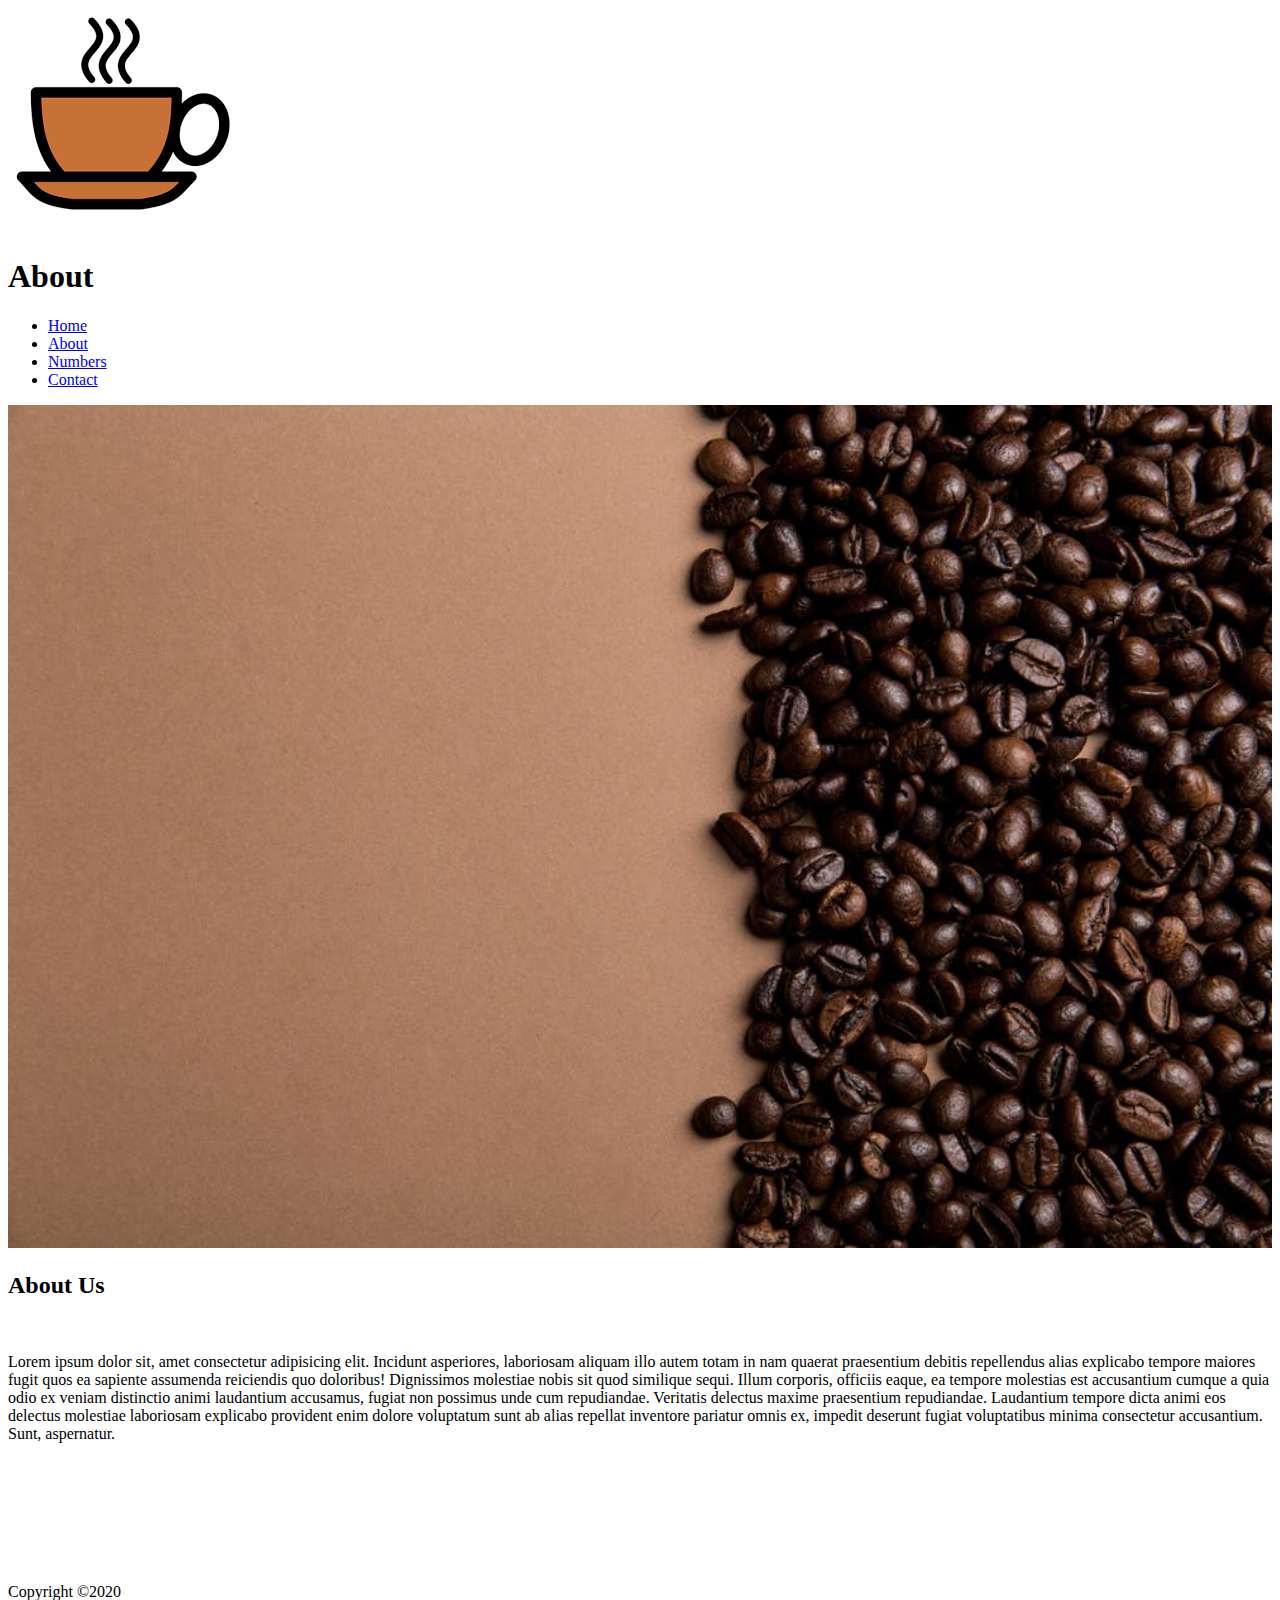
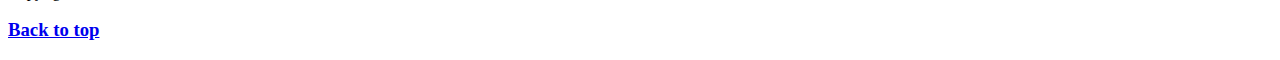
<file: HTML Projects/Coffee/About.html>
<!DOCTYPE html>
<html lang="en">
  <head>
    <meta charset="UTF-8" />
    <meta http-equiv="X-UA-Compatible" content="IE=edge" />
    <meta name="viewport" content="width=device-width, initial-scale=1.0" />
    <title>About</title>
  </head>
  <body>
    <img src="./images/logo.png" id="logo" alt="coffee logo" />
    <h1>About</h1>
    <ul>
      <li><a href="index.html">Home</a></li>
      <li><a href="about.html">About</a></li>
      <li><a href="numbers.html">Numbers</a></li>
      <li><a href="contact.html">Contact</a></li>
    </ul>
    <img src="./images/background.jpeg" alt="image" width="100%" />
    <br />
    <h2>About Us</h2>
    <br />
    <p>
      Lorem ipsum dolor sit, amet consectetur adipisicing elit. Incidunt
      asperiores, laboriosam aliquam illo autem totam in nam quaerat praesentium
      debitis repellendus alias explicabo tempore maiores fugit quos ea sapiente
      assumenda reiciendis quo doloribus! Dignissimos molestiae nobis sit quod
      similique sequi. Illum corporis, officiis eaque, ea tempore molestias est
      accusantium cumque a quia odio ex veniam distinctio animi laudantium
      accusamus, fugiat non possimus unde cum repudiandae. Veritatis delectus
      maxime praesentium repudiandae. Laudantium tempore dicta animi eos
      delectus molestiae laboriosam explicabo provident enim dolore voluptatum
      sunt ab alias repellat inventore pariatur omnis ex, impedit deserunt
      fugiat voluptatibus minima consectetur accusantium. Sunt, aspernatur.
    </p>
    <br />
    <br />
    <br />
    <br />
    <br />
    <br />

    <p>Copyright &copy;2020</p>
    <h3><a href="#logo">Back to top</a></h3>
  </body>
</html>
</file>
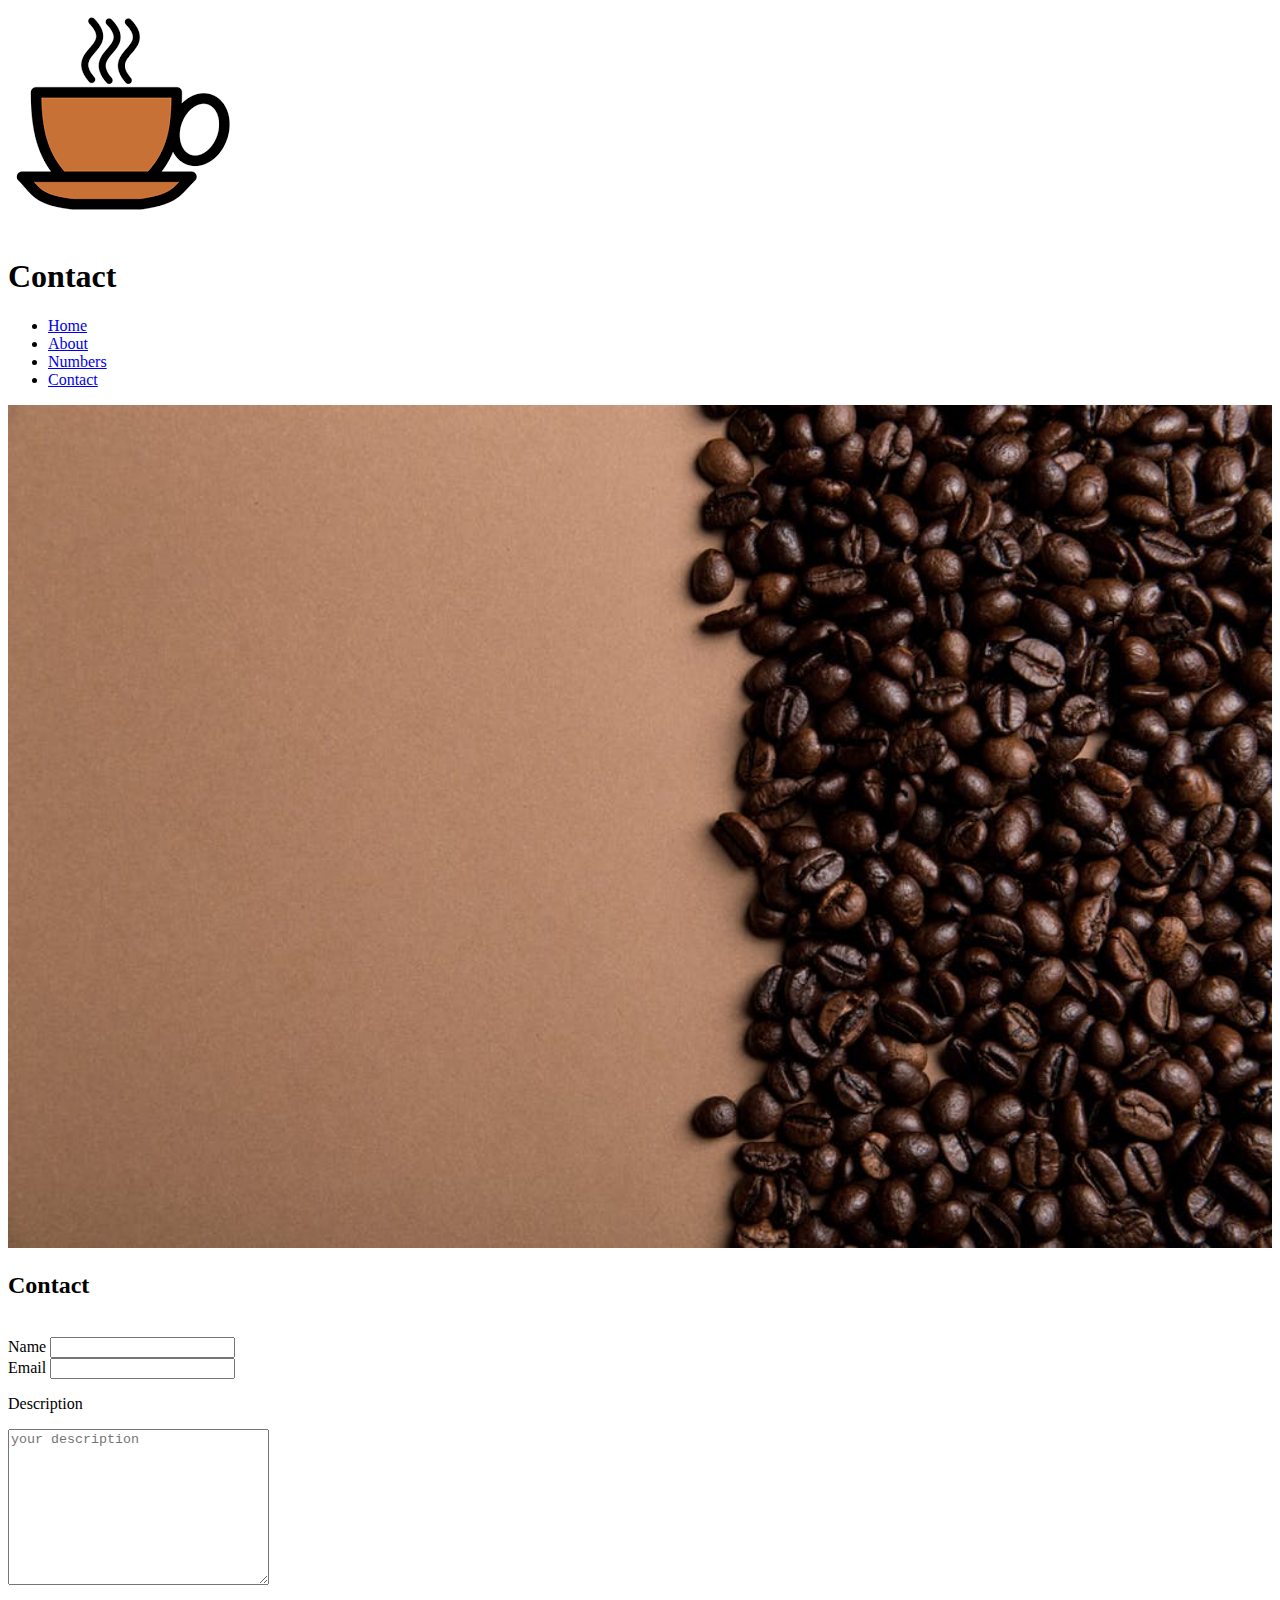
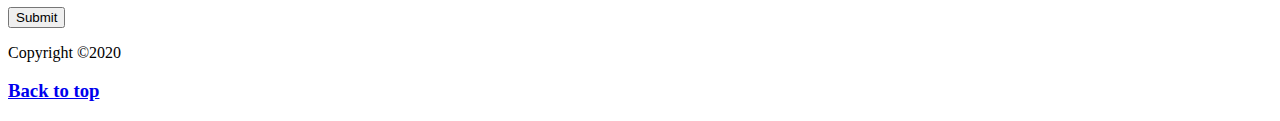
<file: HTML Projects/Coffee/Contact.html>
<!DOCTYPE html>
<html lang="en">
  <head>
    <meta charset="UTF-8" />
    <meta http-equiv="X-UA-Compatible" content="IE=edge" />
    <meta name="viewport" content="width=device-width, initial-scale=1.0" />
    <title>Contact</title>
  </head>
  <body>
    <img src="./images/logo.png" id="logo" alt="coffee logo" />
    <h1>Contact</h1>
    <ul>
      <li><a href="index.html">Home</a></li>
      <li><a href="about.html">About</a></li>
      <li><a href="numbers.html">Numbers</a></li>
      <li><a href="contact.html">Contact</a></li>
    </ul>
    <img src="./images/background.jpeg" alt="image" width="100%" />
    <br />
    <h2>Contact</h2>
    <br />
    <form>
      <label for="name">Name</label>
      <input type="text" name="name" id="name" />
      <br />
      <label for="email">Email</label>
      <input type="email" name="Email" id="email" />
      <br />
      <p>Description</p>
      <textarea rows="10" cols="30" placeholder="your description"></textarea>
      <br />
      <br />
      <button type="submit">Submit</button>
    </form>
    <p>Copyright &copy;2020</p>
    <h3><a href="#logo">Back to top</a></h3>
  </body>
</html>
</file>
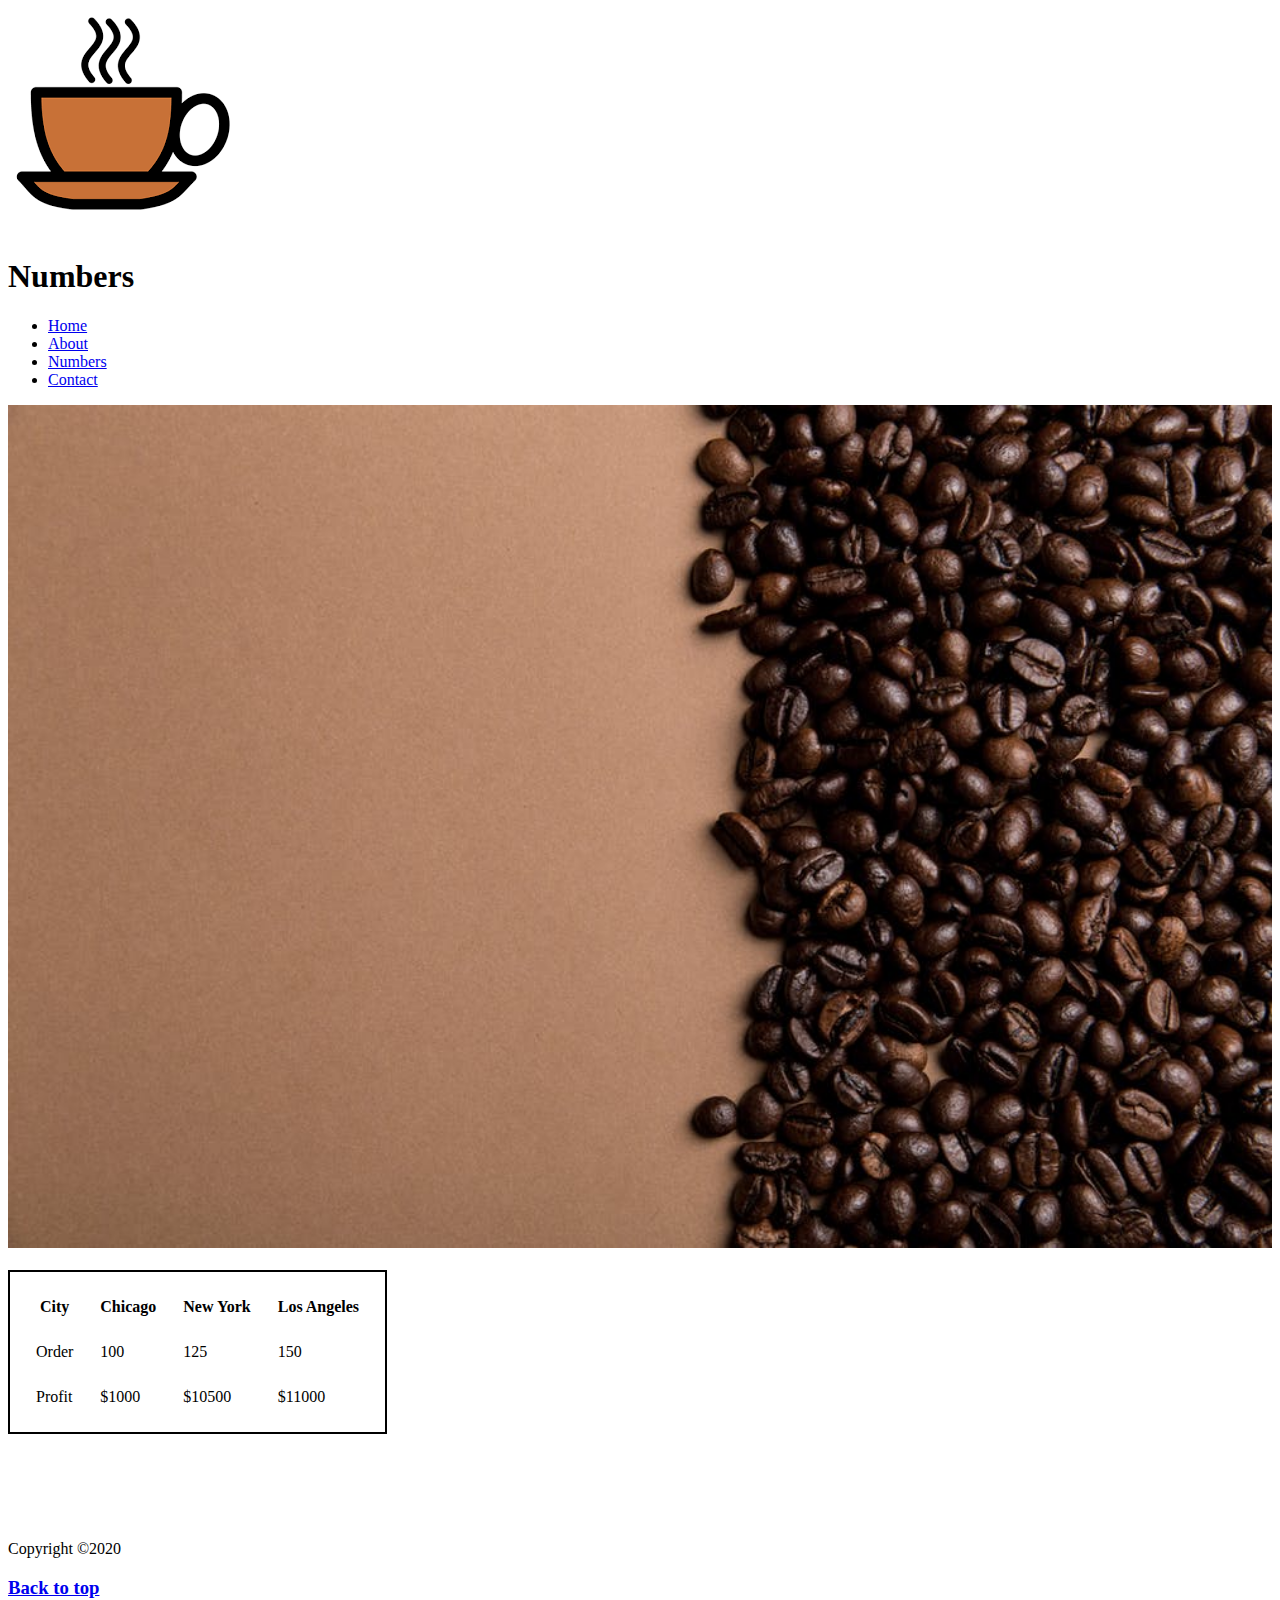
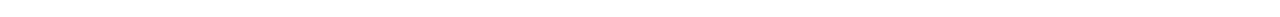
<file: HTML Projects/Coffee/Numbers.html>
<!DOCTYPE html>
<html lang="en">
  <head>
    <meta charset="UTF-8" />
    <meta http-equiv="X-UA-Compatible" content="IE=edge" />
    <meta name="viewport" content="width=device-width, initial-scale=1.0" />
    <title>Numbers</title>
  </head>
  <body>
    <img src="./images/logo.png" id="logo" alt="coffee logo" />
    <h1>Numbers</h1>
    <ul>
      <li><a href="index.html">Home</a></li>
      <li><a href="about.html">About</a></li>
      <li><a href="numbers.html">Numbers</a></li>
      <li><a href="contact.html">Contact</a></li>
    </ul>
    <img src="./images/background.jpeg" alt="image" width="100%" />
    <br />
    <br />

    <table style="border: 2px solid black; border-spacing: 25px">
      <tr>
        <th>City</th>
        <th>Chicago</th>
        <th>New York</th>
        <th>Los Angeles</th>
      </tr>
      <tr>
        <td>Order</td>
        <td>100</td>
        <td>125</td>
        <td>150</td>
      </tr>
      <tr>
        <td>Profit</td>
        <td>$1000</td>
        <td>$10500</td>
        <td>$11000</td>
      </tr>
    </table>
    <br />
    <br />
    <br />
    <br />
    <br />

    <p>Copyright &copy;2020</p>
    <h3><a href="#logo">Back to top</a></h3>
  </body>
</html>
</file>
<file: CSS/style.css>
body{
    font-family: system-ui, -apple-system, BlinkMacSystemFont, 'Segoe UI', Roboto, Oxygen, Ubuntu, Cantarell, 'Open Sans', 'Helvetica Neue', sans-serif;
background:#f1f5f9;
}
.card{
    background:#fff;
    padding:20px 20px 20px 20px;
    text-align: center;
    margin: 3rem;
    max-width:300px;
    margin:3rem auto;
    border:1px solid;
    border-radius:0.5rem;
}

.card1{
    border-color:#ff69a6;
}

.card-2 {
    border-color: #68a3ff;
}

.icon{
    width:40px;
    height:40px;
    border-radius:50%;
    background:red;
    margin:0 auto;
}
.card1 .icon{
    background:#ff69a6;
}
.card-2 .icon {
    background: #68a3ff;
}
.title{
    text-transform: capitalize;
    letter-spacing: 2px;
}
.text{
    line-height: 1.5;
    color:grey;
}
.btn{
    text-transform: capitalize;
    border:transparent;
    border-radius: 0.5rem;
    padding:0.5rem 1rem;
    letter-spacing: 2px;
}
.btn-pink{
    background:pink;
color:#ff69a6;
}
.btn-blue{
    background:#ecf4ff;
    color:#68a3ff;
}
</file>
<file: CSS/10-CARD/main.css>
* {
    margin: 0;
    padding: 0;
    box-sizing: border-box;
}

:root {
    --primary: #645cff;
    --primary-dark: #3c3799;
    --grey-light: #f1f5f9;
    --grey: #64748b;
    --grey-dark: #0f172a;
    --fluid-width: 90vw;
    --max-width: 1170px;
    --black: #222;
    --white: #fff;
    --letter-spacing: 2px;
    --border-radius: 0.15rem;
    --shadow-light: 0 5px 15px rgba(0, 0, 0, 0.1);
    --shadow-dark: 0 5px 15px rgba(0, 0, 0, 0.2);
    --transition: 0.3s ease-in-out all;
}

body {
    font-family: -apple-system, BlinkMacSystemFont, 'Segoe UI', Roboto, Oxygen,
        Ubuntu, Cantarell, 'Open Sans', 'Helvetica Neue', sans-serif;
    line-height: 1.5;
    background: var(--grey-light);
    color: var(--grey-dark);
}

.img {
    width: 100%;
    display: block;
    object-fit: cover;
}

/* img {
  width: 100%;
  display: block;
  object-fit: cover;
} */

.blogs {
    padding: 5rem 5rem;
}

.section-title {
    text-align: center;
    text-transform: capitalize;
    letter-spacing: var(--letter-spacing);
    margin-bottom: 2rem;
}

.blogs-center {
    width: var(--fluid-width);
    max-width: var(--max-width);
    margin: 0 auto;
    /* temp */
    max-width: 500px;
}

.blog {
    background: var(--white);
    padding: 1rem;
    border-radius: var(--border-radius);
    box-shadow: var(--shadow-light);
    transition: var(--transition);
    margin-bottom: 2rem;
}

.blog:hover {
    box-shadow: var(--shadow-dark);
}

.blog-img {
    border-radius: var(--border-radius);
    margin-bottom: 0.5rem;
}

.blog-content {
    padding-bottom: 1rem;
}

.blog-content span {
    text-transform: uppercase;
    color: var(--primary);
    letter-spacing: var(--letter-spacing);
    font-weight: 500;
}

.blog-content h3 {
    text-transform: capitalize;
    letter-spacing: var(--letter-spacing);
    /* letter-spacing: 5px; */
}

.blog-content p {
    color: var(--grey);
    margin-bottom: 0.5rem;
}

.blog-content a {
    text-transform: capitalize;
    color: var(--primary-dark);
    letter-spacing: 1px;
    font-weight: 500;
}
</file>
<file: CSS/linear gradient/style.css>
*{
    padding:0;
    margin:0;
    box-sizing:border-box;
}
body{
    font-family: system-ui, -apple-system, BlinkMacSystemFont, 'Segoe UI', Roboto, Oxygen, Ubuntu, Cantarell, 'Open Sans', 'Helvetica Neue', sans-serif;
    line-height: 1.5;
}
.nav{
    height:5rem;
    background:#222;
    padding:1rem 0;

}
.nav-title{
    text-transform: uppercase;
    font-size: 2rem;
    font-weight: 700;
    color:#fff;
    letter-spacing:2px;
}
.nav-center{
    width:90vw;
    max-width: 1170px;
    margin:0 auto;
}
.hero{
    background:linear-gradient(to right,rgba(105,62,27,1),rgba(105, 62, 27,0.5)),url(./coffee.jpg) center/cover;
    min-height: calc(100vh - 5rem);
}
.hero-center{
    width: 90vw;
        max-width: 1170px;
        margin: 0 auto;
        padding:5rem 0;
        color:#fff;
}
.hero-center h1{
    text-transform: capitalize;
    letter-spacing: 2px;
    margin-bottom: 0.75rem;
}
.hero-btn{
    background:transparent;
    border:1px solid #fff;
    padding:0.75rem 0.25rem;
    text-transform: uppercase;
    letter-spacing: 2px;
    color: #fff
    }
    p{
        margin-bottom: 1.5rem;
        max-width: 35em;
    }
</file>
<file: CSS/tea-station/css/styles.css>
/*
=============== 
Fonts
===============
*/
@import url("https://fonts.googleapis.com/css?family=Catamaran:400,700|Grand+Hotel");

/*
=============== 
Variables
===============
*/

:root {
  --clr-primary: #678e3e;
  --clr-primary-light: #beed8c;
  --clr-grey-1: #102a42;
  --clr-grey-5: #617d98;
  --clr-grey-10: #f1f5f8;
  --clr-white: #fff;
  --ff-primary: "Catamaran", sans-serif;
  --ff-secondary: "Grand Hotel", cursive;
  --transition: all 0.3s linear;
  --spacing: 0.25rem;
  --radius: 0.5rem;
}
* {
  margin: 0;
  padding: 0;
  box-sizing: border-box;
}
body {
  font-family: var(--ff-primary);
  background: var(--clr-white);
  color: var(--clr-grey-1);
  line-height: 1.5;
  font-size: 0.875rem;
}
a {
  text-decoration: none;
}
img {
  width: 100%;
  display: block;
}
h1,
h2,
h3,
h4 {
  letter-spacing: var(--spacing);
  text-transform: capitalize;
  line-height: 1.25;
  margin-bottom: 0.75rem;
}
h1 {
  font-size: 3rem;
}
h2 {
  font-size: 2rem;
}
h3 {
  font-size: 1.5rem;
}
h4 {
  font-size: 0.875rem;
}
p {
  margin-bottom: 1.25rem;
}
@media screen and (min-width: 800px) {
  h1 {
    font-size: 4rem;
  }
  h2 {
    font-size: 2.5rem;
  }
  h3 {
    font-size: 2rem;
  }
  h4 {
    font-size: 1rem;
  }
  body {
    font-size: 1rem;
  }
  h1,
  h2,
  h3,
  h4 {
    line-height: 1;
  }
}
/* more global css */

.btn {
  text-transform: uppercase;
  background: var(--clr-primary);
  color: var(--clr-white);
  padding: 0.375rem 0.75rem;
  letter-spacing: var(--spacing);
  display: inline-block;
  font-weight: 700;
  transition: var(--transition);
  font-size: 0.875rem;
  border: none;
  cursor: pointer;
  box-shadow: 0 1px 3px rgba(0, 0, 0, 0.2);
}
.btn:hover {
  color: var(--clr-primary);
  background: var(--clr-primary-light);
}
.clearfix::after,
.clearfix::before {
  content: "";
  clear: both;
  display: table;
}
.section-title h3 {
  font-family: var(--ff-secondary);
  color: var(--clr-primary);
}
.section-title {
  margin-bottom: 2rem;
}
.section-center {
  padding: 4rem 0;
  width: 85vw;
  margin: 0 auto;
  max-width: 1170px;
}
@media screen and (min-width: 992px) {
  .section-center {
    width: 95vw;
    padding: 4rem 1rem;
  }
}
/*
=============== 
Animation
===============
*/
@keyframes bounce {
  0% {
    transform: scale(1);
  }
  50% {
    transform: scale(2);
  }
  100% {
    transform: scale(1);
  }
}
@keyframes slideFromRight {
  0% {
    transform: translateX(1000px);
    opacity: 0;
  }
  50% {
    transform: translateX(-200px);
    opacity: 0.5;
  }
  75% {
    transform: translateX(50px);
    opacity: 0.75;
  }
  100% {
    transform: translateX(0px);
    opacity: 1;
  }
}
@keyframes slideFromLeft {
  0% {
    transform: translateX(-1000px);
    opacity: 0;
  }
  50% {
    transform: translateX(200px);
    opacity: 0.5;
  }
  75% {
    transform: translateX(-50px);
    opacity: 0.75;
  }
  100% {
    transform: translateX(0px);
    opacity: 1;
  }
}
@keyframes show {
  0% {
    transform: scale(1.5);
    opacity: 0;
  }
  50% {
    transform: scale(2);
    opacity: 0.5;
  }
  100% {
    transform: scale(1);
    opacity: 1;
  }
}
/*
=============== 
Navbar
===============
*/
.nav-btn {
  position: fixed;
  top: 5%;
  left: 5%;
  font-size: 2.5rem;
  color: var(--clr-primary);
  z-index: 1;
  cursor: pointer;
  /* animation */
  animation: bounce 2s ease infinite;
}
/* navbar */
.navbar {
  position: fixed;
  top: 0;
  left: 0;
  right: 0;
  bottom: 0;
  /* width: 100%;
  height: 100%; */
  background: var(--clr-grey-10);
  z-index: 2;
  box-shadow: 2px 0 2px rgba(0, 0, 0, 0.2);
  /* hide navbar */
  transform: translateX(-100%);
  transition: var(--transition);
}
.showNav {
  transform: translate(0);
}
.navbar-header {
  text-align: right;
  padding-right: 1rem;
}
.nav-close {
  font-size: 2.5rem;
  cursor: pointer;
  color: #f29c9c;
  transition: var(--transition);
}
.nav-close:hover {
  color: #bb2525;
}
.nav-items {
  list-style-type: none;
}
.nav-link {
  display: block;
  font-size: 1.5rem;
  padding: 0.25rem 1rem;
  text-transform: uppercase;
  letter-spacing: var(--spacing);
  color: var(--clr-grey-5);
  transition: var(--transition);
}
.nav-link:hover {
  background: var(--clr-primary-light);
  color: var(--clr-primary);
  padding-left: 1.5rem;
  border-left: 0.25rem solid var(--clr-primary);
}
@media screen and (min-width: 768px) {
  .navbar {
    width: 30vw;
    max-width: 20rem;
  }
}
/*
=============== 
Header
===============
*/
.header {
  min-height: 100vh;
  background: linear-gradient(rgba(0, 0, 0, 0.6), rgba(0, 0, 0, 0.6)),
    url("../images/main-bcg.jpeg") center/cover no-repeat fixed;
  position: relative;
  /* animation */
  overflow-x: hidden;
}
.banner {
  text-align: center;
  position: absolute;
  top: 50%;
  left: 50%;
  transform: translate(-50%, -50%);
}
.banner h2 {
  font-family: var(--ff-secondary);
  color: var(--clr-primary);
  /* animation */
  animation: slideFromRight 5s ease-in-out 1;
}
.banner h1 {
  text-transform: uppercase;
  color: var(--clr-white);
  margin-top: 1.25rem;
  margin-bottom: 2rem;
  /* animation */
  animation: slideFromLeft 5s ease-in-out 1;
}
.banner-btn {
  outline: 0.125rem solid var(--clr-primary);
  outline-offset: 0.25rem;
  font-size: 1.25rem;
  padding: 1rem 1.75rem;
  animation: show 5s linear 1;
}
/* content divider */
.content-divider {
  height: 0.5rem;
  background: linear-gradient(
    to left,
    var(--clr-primary),
    #e9b949,
    var(--clr-primary)
  );
}
/*
=============== 
Skills
===============
*/

.skills {
  background: var(--clr-grey-10);
}
.skill {
  padding: 2.5rem 0;
  text-align: center;
  transition: var(--transition);
}
.skill-icon {
  font-size: 2.5rem;
  margin-bottom: 1.25rem;
  transition: var(--transition);
  display: inline-block;
  color: var(--clr-primary);
}
.skill-text {
  color: var(--clr-grey-5);
  max-width: 17rem;
  margin: 0 auto;
}
.skill:hover {
  background: var(--clr-white);
  box-shadow: 0 2px var(--clr-primary);
}
.skill:hover .skill-icon {
  transform: translateY(-5px);
}
@media screen and (min-width: 576px) {
  .skill {
    float: left;
    width: 50%;
  }
}
@media screen and (min-width: 1200px) {
  .skill {
    width: 25%;
  }
}
/*
=============== 
About
===============
*/
.about-img,
.about-info {
  padding: 2rem 0;
}
.about-picture-container {
  background: var(--clr-primary);
  border: 0.5rem solid var(--clr-primary);
  max-width: 30rem;
  /* extra stuff */
  overflow: hidden;
}
.about-picture {
  transition: var(--transition);
}
.about-picture-container:hover .about-picture {
  opacity: 0.5;
  transform: scale(1.2);
}
.about-text {
  max-width: 26rem;
  color: var(--clr-grey-5);
}
@media screen and (min-width: 992px) {
  .about-img,
  .about-info {
    float: left;
    width: 50%;
  }
  .about-info {
    padding-left: 2rem;
  }
}
/*
=============== 
Products
===============
*/
.products {
  background: var(--clr-grey-10);
}
.products article {
  padding: 2rem 0;
}

.product-text {
  color: var(--clr-grey-5);
  max-width: 26rem;
}
.product {
  margin-bottom: 2rem;
}
.product-img {
  border-radius: var(--radius);
  margin-bottom: 2rem;
  height: 17rem;
  object-fit: cover;
}
.product-price {
  color: var(--clr-primary);
}
@media screen and (min-width: 768px) {
  .product {
    float: left;
    width: 50%;
    padding-right: 2rem;
  }
}
@media screen and (min-width: 992px) {
  .product {
    width: 33.3%;
  }
}
@media screen and (min-width: 1200px) {
  .products-info {
    float: left;
    width: 30%;
  }
  .products-inventory {
    float: left;
    width: 70%;
  }
  .product {
    margin-bottom: 0;
    padding: 0 1rem;
  }
}
/*
=============== 
Services
===============
*/
.services-title {
  margin-top: 4rem;
  margin-bottom: -4rem;
  text-align: center;
}
.service-card {
  margin: 2rem 0;
  background: var(--clr-grey-10);
  border-radius: var(--radius);
  box-shadow: 0 5px 15px rgba(0, 0, 0, 0.1);
  transition: var(--transition);
}
.service-card:hover {
  transform: scale(1.02);
  box-shadow: 0 5px 15px rgba(0, 0, 0, 0.2);
}
.service-img {
  height: 17rem;
  object-fit: cover;
  border-top-left-radius: var(--radius);
  border-top-right-radius: var(--radius);
}
.service-info {
  text-align: center;
  padding: 3rem 1rem 2.5rem 1rem;
}
.service-info p {
  max-width: 20rem;
  color: var(--clr-grey-5);
  margin: 0 auto;
}
.service-btn {
  font-size: 0.75rem;
  text-transform: capitalize;
  padding: 0.375rem 0.5rem;
  border-radius: var(--radius);
  font-weight: 400;
  margin-top: 1.25rem;
}
@media screen and (min-width: 768px) {
  .service-card {
    float: left;
    width: 45%;
    margin-right: 5%;
    /* 100% 45% 90% 5%*/
  }
}
@media screen and (min-width: 992px) {
  .service-card {
    width: 30%;
    margin-right: 3.333%;
    /* 100% 30% 3.333%*/
  }
}
.service-img-container {
  position: relative;
}
.service-icon {
  position: absolute;
  left: 50%;
  bottom: 0;
  font-size: 2rem;
  color: var(--clr-primary);
  background: var(--clr-primary-light);
  padding: 0.25rem 0.6rem;
  border-radius: 50%;
  transform: translate(-50%, 50%);
  border: 0.375rem solid var(--clr-grey-10);
}
/*
=============== 
Contact
===============
*/
.contact {
  background: var(--clr-grey-10);
}
.contact-form,
.contact-info {
  margin: 1rem 0;
}
.contact-item {
  margin-bottom: 1.75rem;
}
.contact-title {
  color: var(--clr-primary);
  font-weight: 400;
}
.contact-text {
  text-transform: uppercase;
}
.contact-form {
  background: var(--clr-white);
  border-radius: var(--radius);
  text-align: center;
  box-shadow: 0 5px 15px rgba(0, 0, 0, 0.1);
  transition: var(--transition);
  max-width: 35rem;
}
.contact-form:hover {
  box-shadow: 0 5px 15px rgba(0, 0, 0, 0.2);
}
.contact-form h3 {
  padding-top: 1.25rem;
  color: var(--clr-grey-5);
}
.form-group {
  padding: 1rem 1.5rem;
}
.form-control {
  display: block;
  width: 100%;
  padding: 0.75rem 1rem;
  border: none;
  margin-bottom: 1.25rem;
  background: var(--clr-grey-10);
  border-radius: var(--radius);
  text-transform: uppercase;
  letter-spacing: var(--spacing);
}
.form-control::placeholder {
  font-family: var(--ff-primary);
  color: var(--clr-grey-1);
  text-transform: uppercase;
  letter-spacing: var(--spacing);
}
.submit-btn {
  display: block;
  width: 100%;
  padding: 1rem;
  border-bottom-left-radius: var(--radius);
  border-bottom-right-radius: var(--radius);
}
@media screen and (min-width: 992px) {
  .contact-form,
  .contact-info {
    float: left;
    width: 50%;
  }
}
/*
=============== 
Footer
===============
*/
.footer {
  background: #222;
  text-align: center;
}
.social-icon {
  color: var(--clr-white);
  font-size: 1.5rem;
  margin-right: 1rem;
  transition: var(--transition);
}
.social-icon:hover {
  color: var(--clr-primary);
}
.footer-text {
  margin-top: 1.25rem;
  text-transform: uppercase;
  color: var(--clr-white);
  font-weight: 400;
}
.company {
  color: var(--clr-primary);
}
</file>
